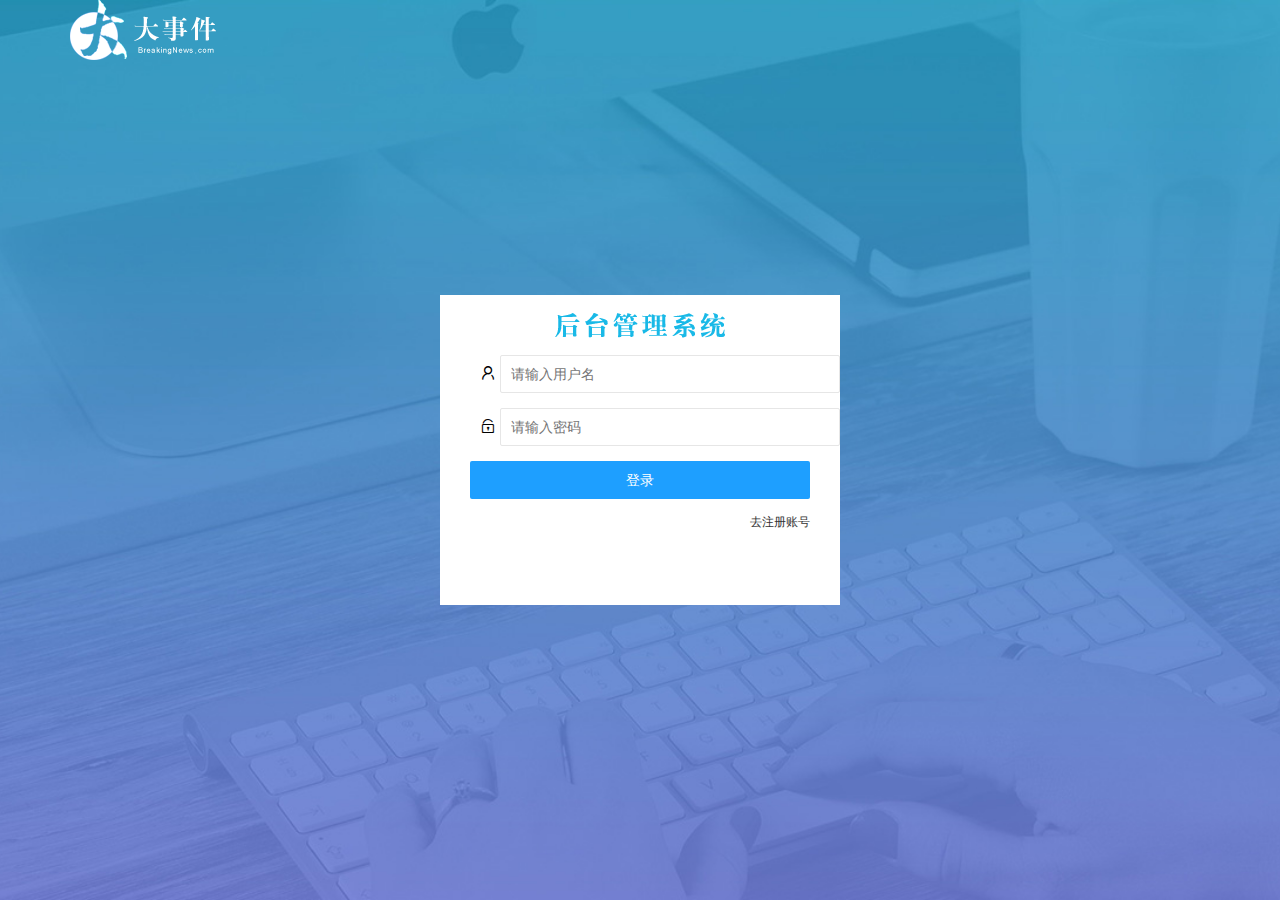
<file: login.html>
<!DOCTYPE html>
<html lang="en">
<head>
    <meta charset="UTF-8">
    <meta http-equiv="X-UA-Compatible" content="IE=edge">
    <meta name="viewport" content="width=device-width, initial-scale=1.0">
    <title>大事件-登陆页面</title>
    <link rel="stylesheet" href="./assets/css/login.css">
    <link rel="stylesheet" href="./assets/lib/layui/css/layui.css">
</head>
<body>
    <div class="layui-main">
        <img src="./assets/images/logo.png" alt="">
    </div>
    <div class="loginAndRegBox">
        <div class="title-box"></div>
        <!-- 登录的表单 -->
        <div class="login-box">
            <form class="layui-form"  id="form_login">
                <!-- 用户名输入框 -->
                <div class="layui-form-item">
                    <i class="layui-icon layui-icon-username"></i>  
                    <input type="text" name="username" required  lay-verify="required" placeholder="请输入用户名" autocomplete="off"  class="layui-input">
                </div>
                <!-- 密码输入框 -->
                <div class="layui-form-item">
                    <i class="layui-icon layui-icon-password"></i>  
                    <input type="password" name="password" required  lay-verify="required|pwd" placeholder="请输入密码" autocomplete="off"  class="layui-input">
                </div>
                <div class="layui-form-item">
                    <button class="layui-btn layui-btn-fluid layui-btn-normal" lay-submit lay-filter="formDemo">登录</button>
                </div>
                <!-- 登录页面 div-->
                <div class="layui-form-item links">
                    <a href="javascript:;" id="link_reg">去注册账号</a>
                </div>
            </form>
        </div>
        <!-- 注册页面 div-->
        <div class="reg-box">
            <form class="layui-form" id="form_reg">
                <!-- 用户名输入框 -->
                <div class="layui-form-item">
                    <i class="layui-icon layui-icon-username"></i>  
                    <input type="text" name="username" required  lay-verify="required" placeholder="请输入用户名" autocomplete="off" class="layui-input">
                </div>
                <!-- 密码输入框 -->
                <div class="layui-form-item">
                    <i class="layui-icon layui-icon-password"></i>  
                    <input type="password" name="password" required  lay-verify="required|pwd" placeholder="请输入密码" autocomplete="off" class="layui-input">
                </div>
                <!-- 再次确认密码 -->
                <div class="layui-form-item">
                    <i class="layui-icon layui-icon-password"></i>  
                    <input type="password" name="repassword" required  lay-verify="required|pwd|repwd" placeholder="再次确认密码" autocomplete="off" class="layui-input">
                </div>
                <div class="layui-form-item">
                    <button class="layui-btn layui-btn-fluid layui-btn-normal" lay-submit lay-filter="formDemo">注册</button>
                </div>
                <!-- 登录页面 div-->
                <div class="layui-form-item links">
                    <a href="javascript:;" id="link_login">去登录</a>
                </div>
            </form>
            
        </div>
    </div>
    <script src="./assets/lib/layui/layui.all.js"></script>
    <script src="./assets/lib/jquery.js"></script>
    <script src="./assets/js/baseAPI.js"></script>
    <script src="./assets/js/login.js"></script>
</body>
</html>
</file>
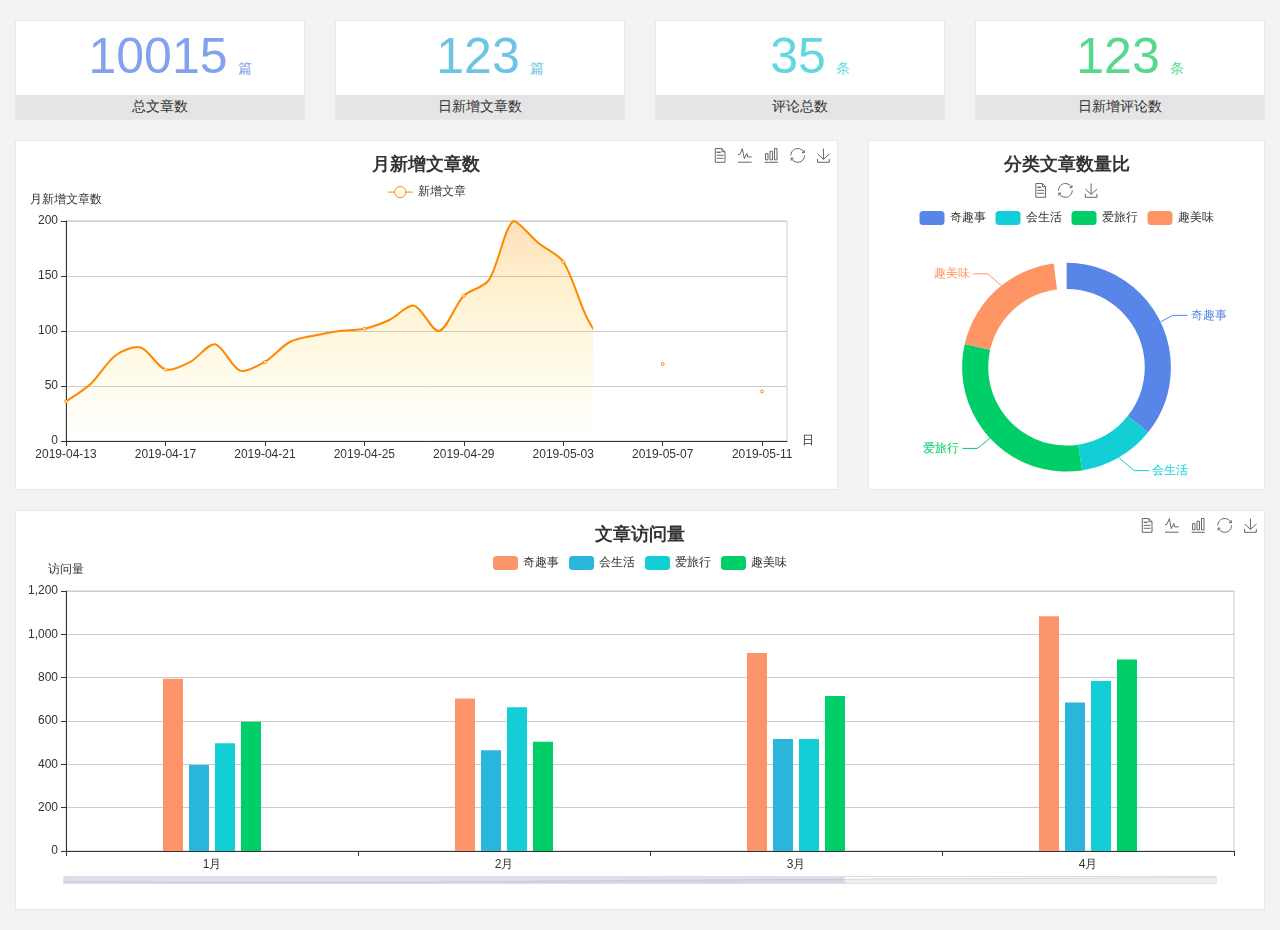
<file: home/dashboard.html>
<!DOCTYPE html>
<html lang="en">

<head>
  <meta charset="UTF-8">
  <meta name="viewport" content="width=device-width, initial-scale=1.0">
  <meta http-equiv="X-UA-Compatible" content="ie=edge">
  <title>图表统计</title>
  <link rel="stylesheet" href="../../assets/lib/bootstrap.css" />
  <link rel="stylesheet" href="../../assets/lib/main.css" />
  <script src="../../assets/lib/jquery.js"></script>
  <script type="text/javascript" src="../../assets/lib/echarts.min.js"></script>
</head>

<body>
  <div class="container-fluid">
    <div class="row spannel_list">
      <div class="col-sm-3 col-xs-6">
        <div class="spannel">
          <em>10015</em><span>篇</span>
          <b>总文章数</b>
        </div>
      </div>
      <div class="col-sm-3 col-xs-6">
        <div class="spannel scolor01">
          <em>123</em><span>篇</span>
          <b>日新增文章数</b>
        </div>
      </div>
      <div class="col-sm-3 col-xs-6">
        <div class="spannel scolor02">
          <em>35</em><span>条</span>
          <b>评论总数</b>
        </div>
      </div>
      <div class="col-sm-3 col-xs-6">
        <div class="spannel scolor03">
          <em>123</em><span>条</span>
          <b>日新增评论数</b>
        </div>
      </div>
    </div>
  </div>

  <div class="container-fluid">
    <div class="row curve-pie">
      <div class="col-lg-8 col-md-8">
        <div class="gragh_pannel" id="curve_show"></div>
      </div>
      <div class="col-lg-4 col-md-4">
        <div class="gragh_pannel" id="pie_show"></div>
      </div>
    </div>
  </div>

  <div class="container-fluid">
    <div class="column_pannel" id="column_show"></div>
  </div>

  <script>
    var oChart = echarts.init(document.getElementById('curve_show'));
    var aList_all = [
      { 'count': 36, 'date': '2019-04-13' },
      { 'count': 52, 'date': '2019-04-14' },
      { 'count': 78, 'date': '2019-04-15' },
      { 'count': 85, 'date': '2019-04-16' },
      { 'count': 65, 'date': '2019-04-17' },
      { 'count': 72, 'date': '2019-04-18' },
      { 'count': 88, 'date': '2019-04-19' },
      { 'count': 64, 'date': '2019-04-20' },
      { 'count': 72, 'date': '2019-04-21' },
      { 'count': 90, 'date': '2019-04-22' },
      { 'count': 96, 'date': '2019-04-23' },
      { 'count': 100, 'date': '2019-04-24' },
      { 'count': 102, 'date': '2019-04-25' },
      { 'count': 110, 'date': '2019-04-26' },
      { 'count': 123, 'date': '2019-04-27' },
      { 'count': 100, 'date': '2019-04-28' },
      { 'count': 132, 'date': '2019-04-29' },
      { 'count': 146, 'date': '2019-04-30' },
      { 'count': 200, 'date': '2019-05-01' },
      { 'count': 180, 'date': '2019-05-02' },
      { 'count': 163, 'date': '2019-05-03' },
      { 'count': 110, 'date': '2019-05-04' },
      { 'count': 80, 'date': '2019-05-05' },
      { 'count': 82, 'date': '2019-05-06' },
      { 'count': 70, 'date': '2019-05-07' },
      { 'count': 65, 'date': '2019-05-08' },
      { 'count': 54, 'date': '2019-05-09' },
      { 'count': 40, 'date': '2019-05-10' },
      { 'count': 45, 'date': '2019-05-11' },
      { 'count': 38, 'date': '2019-05-12' },
    ];

    let aCount = [];
    let aDate = [];

    for (var i = 0; i < aList_all.length; i++) {
      aCount.push(aList_all[i].count);
      aDate.push(aList_all[i].date);
    }

    var chartopt = {
      title: {
        text: '月新增文章数',
        left: 'center',
        top: '10'
      },
      tooltip: {
        trigger: 'axis'
      },
      legend: {
        data: ['新增文章'],
        top: '40'
      },
      toolbox: {
        show: true,
        feature: {
          mark: { show: true },
          dataView: { show: true, readOnly: false },
          magicType: { show: true, type: ['line', 'bar'] },
          restore: { show: true },
          saveAsImage: { show: true }
        }
      },
      calculable: true,
      xAxis: [
        {
          name: '日',
          type: 'category',
          boundaryGap: false,
          data: aDate
        }
      ],
      yAxis: [
        {
          name: '月新增文章数',
          type: 'value'
        }
      ],
      series: [
        {
          name: '新增文章',
          type: 'line',
          smooth: true,
          itemStyle: { normal: { areaStyle: { type: 'default' }, color: '#f80' }, lineStyle: { color: '#f80' } },
          data: aCount
        }],
      areaStyle: {
        normal: {
          color: new echarts.graphic.LinearGradient(0, 0, 0, 1, [{
            offset: 0,
            color: 'rgba(255,136,0,0.39)'
          }, {
            offset: .34,
            color: 'rgba(255,180,0,0.25)'
          }, {
            offset: 1,
            color: 'rgba(255,222,0,0.00)'
          }])

        }
      },
      grid: {
        show: true,
        x: 50,
        x2: 50,
        y: 80,
        height: 220
      }
    };

    oChart.setOption(chartopt);


    var oPie = echarts.init(document.getElementById('pie_show'));
    var oPieopt =
    {
      title: {
        top: 10,
        text: '分类文章数量比',
        x: 'center'
      },
      tooltip: {
        trigger: 'item',
        formatter: "{a} <br/>{b} : {c} ({d}%)"
      },
      color: ['#5885e8', '#13cfd5', '#00ce68', '#ff9565'],
      legend: {
        x: 'center',
        top: 65,
        data: ['奇趣事', '会生活', '爱旅行', '趣美味']
      },
      toolbox: {
        show: true,
        x: 'center',
        top: 35,
        feature: {
          mark: { show: true },
          dataView: { show: true, readOnly: false },
          magicType: {
            show: true,
            type: ['pie', 'funnel'],
            option: {
              funnel: {
                x: '25%',
                width: '50%',
                funnelAlign: 'left',
                max: 1548
              }
            }
          },
          restore: { show: true },
          saveAsImage: { show: true }
        }
      },
      calculable: true,
      series: [
        {
          name: '访问来源',
          type: 'pie',
          radius: ['45%', '60%'],
          center: ['50%', '65%'],
          data: [
            { value: 300, name: '奇趣事' },
            { value: 100, name: '会生活' },
            { value: 260, name: '爱旅行' },
            { value: 180, name: '趣美味' }
          ]
        }
      ]
    };
    oPie.setOption(oPieopt);



    var oColumn = this.echarts.init(document.getElementById('column_show'));
    var oColumnopt =
    {
      title: {
        text: '文章访问量',
        left: 'center',
        top: '10'
      },
      tooltip: {
        trigger: 'axis'
      },
      legend: {
        data: ['奇趣事', '会生活', '爱旅行', '趣美味'],
        top: '40'
      },
      toolbox: {
        show: true,
        feature: {
          mark: { show: true },
          dataView: { show: true, readOnly: false },
          magicType: { show: true, type: ['line', 'bar'] },
          restore: { show: true },
          saveAsImage: { show: true }
        }
      },
      calculable: true,
      xAxis: [
        {
          type: 'category',
          data: ['1月', '2月', '3月', '4月', '5月']
        }
      ],
      yAxis: [
        {
          name: '访问量',
          type: 'value'
        }
      ],
      series: [
        {
          name: '奇趣事',
          type: 'bar',
          barWidth: 20,
          itemStyle: {
            normal: { areaStyle: { type: 'default' }, color: '#fd956a' }
          },
          data: [800, 708, 920, 1090, 1200]
        },
        {
          name: '会生活',
          type: 'bar',
          barWidth: 20,
          itemStyle: {
            normal: { areaStyle: { type: 'default' }, color: '#2bb6db' }
          },
          data: [400, 468, 520, 690, 800]
        },
        {
          name: '爱旅行',
          type: 'bar',
          barWidth: 20,
          itemStyle: {
            normal: { areaStyle: { type: 'default' }, color: '#13cfd5' }
          },
          data: [500, 668, 520, 790, 900]
        },
        {
          name: '趣美味',
          type: 'bar',
          barWidth: 20,
          itemStyle: {
            normal: { areaStyle: { type: 'default' }, color: '#00ce68' }
          },
          data: [600, 508, 720, 890, 1000]
        }
      ],
      grid: {
        show: true,
        x: 50,
        x2: 30,
        y: 80,
        height: 260
      },
      dataZoom: [//给x轴设置滚动条
        {
          start: 0,//默认为0
          end: 100 - 1000 / 31,//默认为100
          type: 'slider',
          show: true,
          xAxisIndex: [0],
          handleSize: 0,//滑动条的 左右2个滑动条的大小
          height: 8,//组件高度
          left: 45, //左边的距离
          right: 50,//右边的距离
          bottom: 26,//右边的距离
          handleColor: '#ddd',//h滑动图标的颜色
          handleStyle: {
            borderColor: "#cacaca",
            borderWidth: "1",
            shadowBlur: 2,
            background: "#ddd",
            shadowColor: "#ddd",
          }
        }]
    };
    oColumn.setOption(oColumnopt);
  </script>
</body>

</html>
</file>
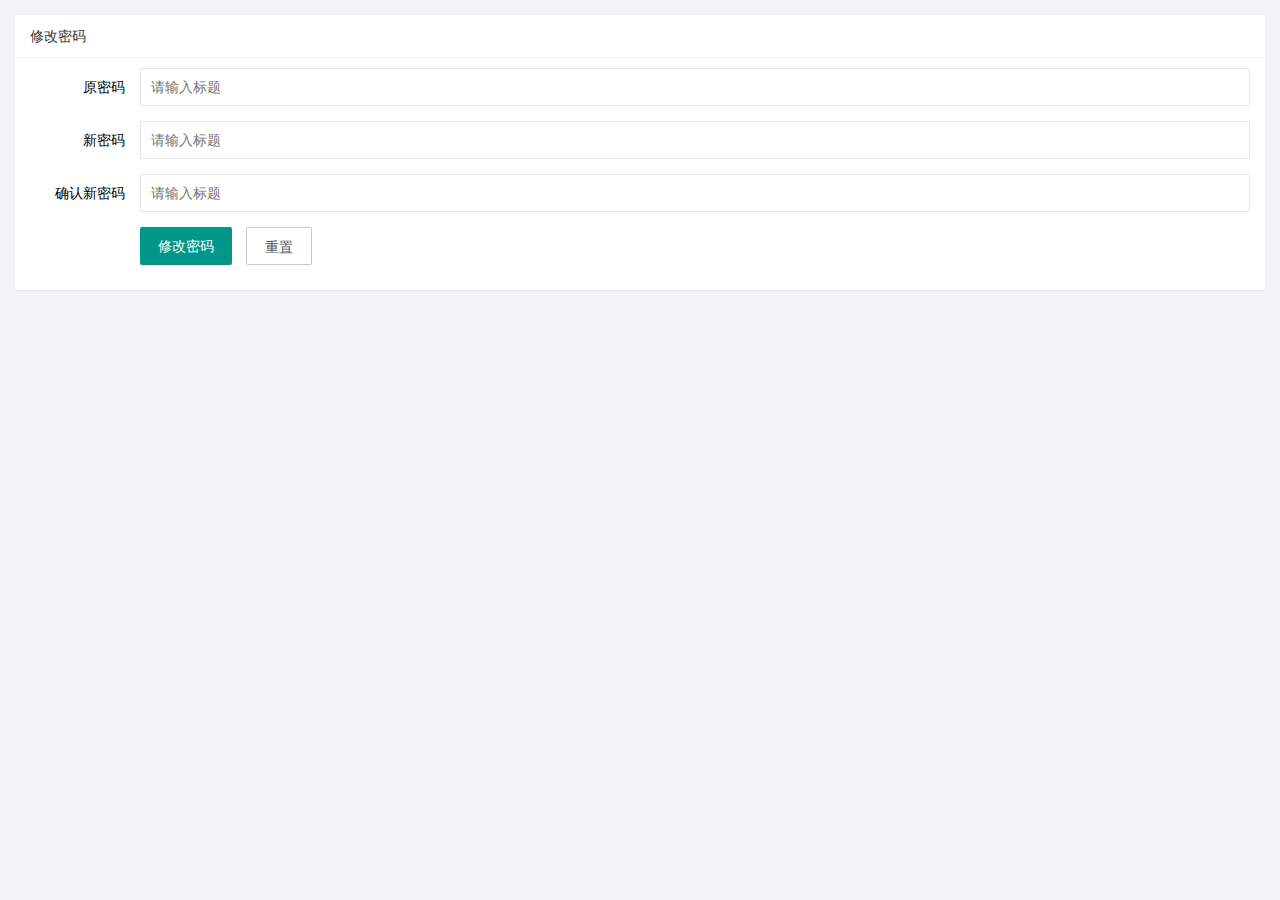
<file: user/user_pwd.html>
<!DOCTYPE html>
<html lang="en">

<head>
    <meta charset="UTF-8">
    <meta http-equiv="X-UA-Compatible" content="IE=edge">
    <meta name="viewport" content="width=device-width, initial-scale=1.0">
    <title>Document</title>
    <link rel="stylesheet" href="../assets/lib/layui/css/layui.css">
    <link rel="stylesheet" href="../assets/css/user/user_pwd.css">
</head>

<body>
    <div class="layui-card">
        <div class="layui-card-header">修改密码</div>
        <div class="layui-card-body">
            <form class="layui-form" action="">
                <div class="layui-form-item">
                    <label class="layui-form-label">原密码</label>
                    <div class="layui-input-block">
                        <input type="password" name="oldpwd" required lay-verify="required" placeholder="请输入标题"
                            autocomplete="off" class="layui-input">
                    </div>
                </div>
                <div class="layui-form-item">
                    <label class="layui-form-label">新密码</label>
                    <div class="layui-input-block">
                        <input type="password" name="newpwd" required lay-verify="required|samepwd" placeholder="请输入标题"
                            autocomplete="off" class="layui-input">
                    </div>
                </div>
                <div class="layui-form-item">
                    <label class="layui-form-label">确认新密码</label>
                    <div class="layui-input-block">
                        <input type="password" name="repwd" required lay-verify="required|repwd" placeholder="请输入标题"
                            autocomplete="off" class="layui-input">
                    </div>
                </div>
                <div class="layui-form-item">
                    <div class="layui-input-block">
                        <button class="layui-btn" lay-submit lay-filter="formDemo">修改密码</button>
                        <button type="reset" class="layui-btn layui-btn-primary" id="btnReset">重置</button>
                    </div>
                </div>
            </form>
        </div>
    </div>
    <script src="../assets/lib/layui/layui.all.js"></script>
    <script src="../assets/lib/jquery.js"></script>
    <script src="../assets/js/user/user_pwd.js"></script>
</body>

</html>
</file>
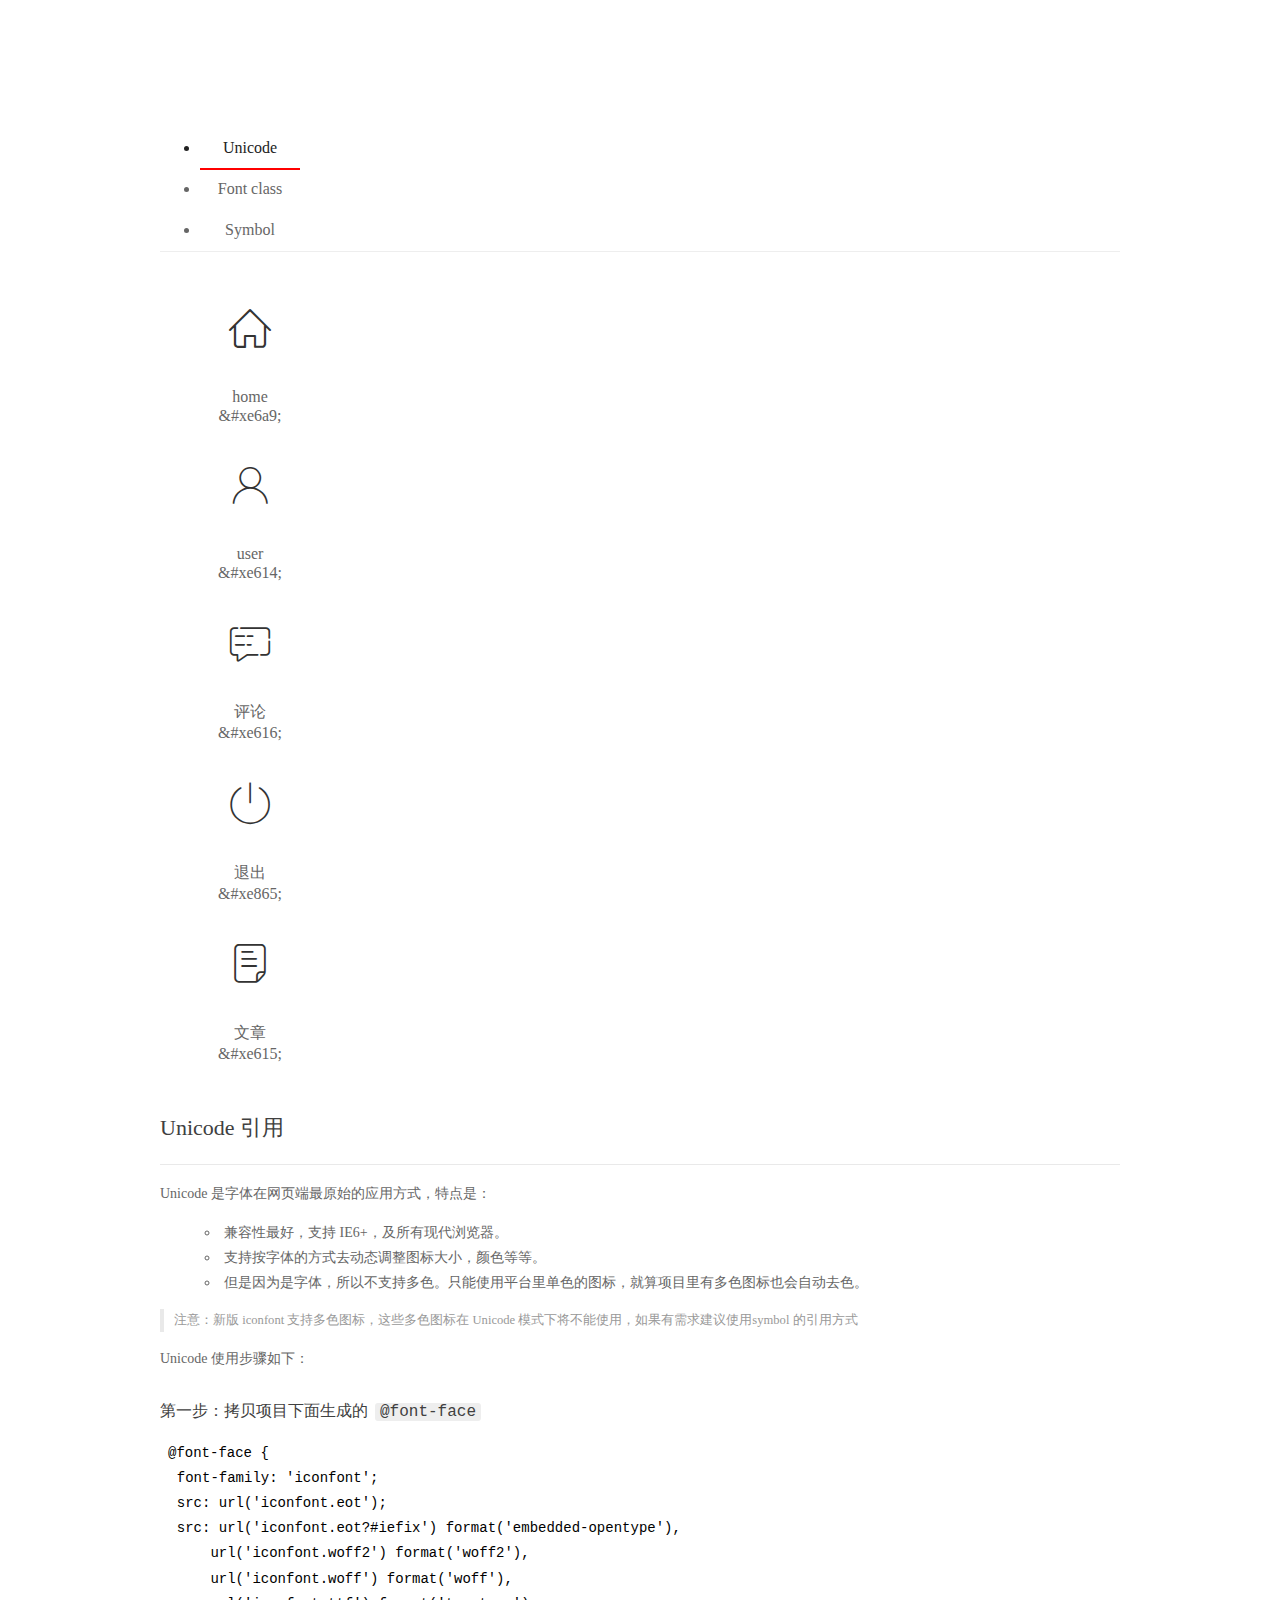
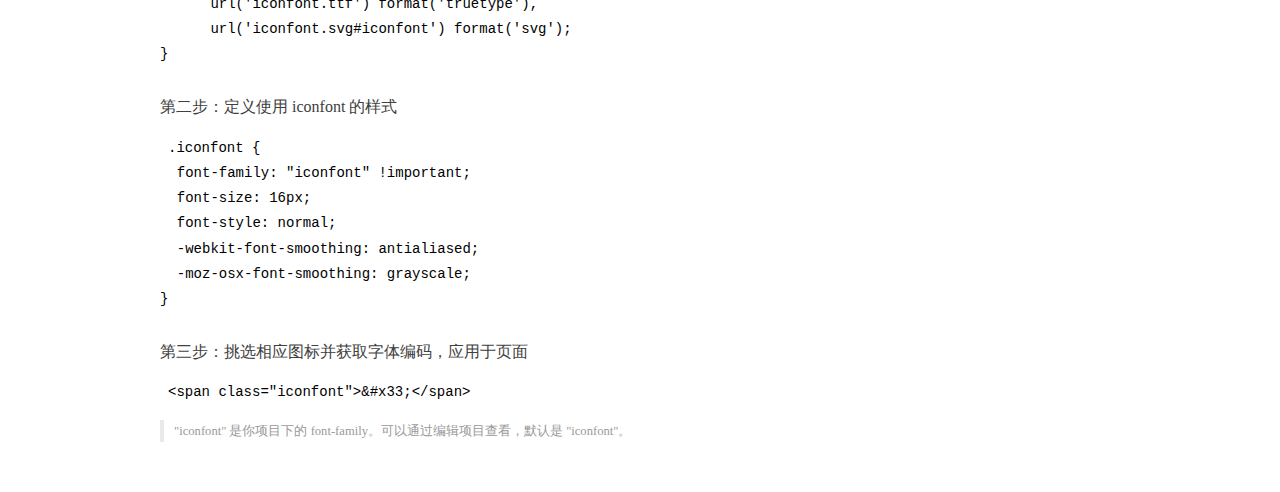
<file: assets/fonts/demo_index.html>
<!DOCTYPE html>
<html>
<head>
  <meta charset="utf-8"/>
  <title>IconFont Demo</title>
  <link rel="shortcut icon" href="https://gtms04.alicdn.com/tps/i4/TB1_oz6GVXXXXaFXpXXJDFnIXXX-64-64.ico" type="image/x-icon"/>
  <link rel="stylesheet" href="https://g.alicdn.com/thx/cube/1.3.2/cube.min.css">
  <link rel="stylesheet" href="demo.css">
  <link rel="stylesheet" href="iconfont.css">
  <script src="iconfont.js"></script>
  <!-- jQuery -->
  <script src="https://a1.alicdn.com/oss/uploads/2018/12/26/7bfddb60-08e8-11e9-9b04-53e73bb6408b.js"></script>
  <!-- 代码高亮 -->
  <script src="https://a1.alicdn.com/oss/uploads/2018/12/26/a3f714d0-08e6-11e9-8a15-ebf944d7534c.js"></script>
</head>
<body>
  <div class="main">
    <h1 class="logo"><a href="https://www.iconfont.cn/" title="iconfont 首页" target="_blank">&#xe86b;</a></h1>
    <div class="nav-tabs">
      <ul id="tabs" class="dib-box">
        <li class="dib active"><span>Unicode</span></li>
        <li class="dib"><span>Font class</span></li>
        <li class="dib"><span>Symbol</span></li>
      </ul>
      
    </div>
    <div class="tab-container">
      <div class="content unicode" style="display: block;">
          <ul class="icon_lists dib-box">
          
            <li class="dib">
              <span class="icon iconfont">&#xe6a9;</span>
                <div class="name">home</div>
                <div class="code-name">&amp;#xe6a9;</div>
              </li>
          
            <li class="dib">
              <span class="icon iconfont">&#xe614;</span>
                <div class="name">user</div>
                <div class="code-name">&amp;#xe614;</div>
              </li>
          
            <li class="dib">
              <span class="icon iconfont">&#xe616;</span>
                <div class="name">评论</div>
                <div class="code-name">&amp;#xe616;</div>
              </li>
          
            <li class="dib">
              <span class="icon iconfont">&#xe865;</span>
                <div class="name">退出</div>
                <div class="code-name">&amp;#xe865;</div>
              </li>
          
            <li class="dib">
              <span class="icon iconfont">&#xe615;</span>
                <div class="name">文章</div>
                <div class="code-name">&amp;#xe615;</div>
              </li>
          
          </ul>
          <div class="article markdown">
          <h2 id="unicode-">Unicode 引用</h2>
          <hr>

          <p>Unicode 是字体在网页端最原始的应用方式，特点是：</p>
          <ul>
            <li>兼容性最好，支持 IE6+，及所有现代浏览器。</li>
            <li>支持按字体的方式去动态调整图标大小，颜色等等。</li>
            <li>但是因为是字体，所以不支持多色。只能使用平台里单色的图标，就算项目里有多色图标也会自动去色。</li>
          </ul>
          <blockquote>
            <p>注意：新版 iconfont 支持多色图标，这些多色图标在 Unicode 模式下将不能使用，如果有需求建议使用symbol 的引用方式</p>
          </blockquote>
          <p>Unicode 使用步骤如下：</p>
          <h3 id="-font-face">第一步：拷贝项目下面生成的 <code>@font-face</code></h3>
<pre><code class="language-css"
>@font-face {
  font-family: 'iconfont';
  src: url('iconfont.eot');
  src: url('iconfont.eot?#iefix') format('embedded-opentype'),
      url('iconfont.woff2') format('woff2'),
      url('iconfont.woff') format('woff'),
      url('iconfont.ttf') format('truetype'),
      url('iconfont.svg#iconfont') format('svg');
}
</code></pre>
          <h3 id="-iconfont-">第二步：定义使用 iconfont 的样式</h3>
<pre><code class="language-css"
>.iconfont {
  font-family: "iconfont" !important;
  font-size: 16px;
  font-style: normal;
  -webkit-font-smoothing: antialiased;
  -moz-osx-font-smoothing: grayscale;
}
</code></pre>
          <h3 id="-">第三步：挑选相应图标并获取字体编码，应用于页面</h3>
<pre>
<code class="language-html"
>&lt;span class="iconfont"&gt;&amp;#x33;&lt;/span&gt;
</code></pre>
          <blockquote>
            <p>"iconfont" 是你项目下的 font-family。可以通过编辑项目查看，默认是 "iconfont"。</p>
          </blockquote>
          </div>
      </div>
      <div class="content font-class">
        <ul class="icon_lists dib-box">
          
          <li class="dib">
            <span class="icon iconfont icon-home"></span>
            <div class="name">
              home
            </div>
            <div class="code-name">.icon-home
            </div>
          </li>
          
          <li class="dib">
            <span class="icon iconfont icon-user"></span>
            <div class="name">
              user
            </div>
            <div class="code-name">.icon-user
            </div>
          </li>
          
          <li class="dib">
            <span class="icon iconfont icon-pinglun"></span>
            <div class="name">
              评论
            </div>
            <div class="code-name">.icon-pinglun
            </div>
          </li>
          
          <li class="dib">
            <span class="icon iconfont icon-tuichu"></span>
            <div class="name">
              退出
            </div>
            <div class="code-name">.icon-tuichu
            </div>
          </li>
          
          <li class="dib">
            <span class="icon iconfont icon-16"></span>
            <div class="name">
              文章
            </div>
            <div class="code-name">.icon-16
            </div>
          </li>
          
        </ul>
        <div class="article markdown">
        <h2 id="font-class-">font-class 引用</h2>
        <hr>

        <p>font-class 是 Unicode 使用方式的一种变种，主要是解决 Unicode 书写不直观，语意不明确的问题。</p>
        <p>与 Unicode 使用方式相比，具有如下特点：</p>
        <ul>
          <li>兼容性良好，支持 IE8+，及所有现代浏览器。</li>
          <li>相比于 Unicode 语意明确，书写更直观。可以很容易分辨这个 icon 是什么。</li>
          <li>因为使用 class 来定义图标，所以当要替换图标时，只需要修改 class 里面的 Unicode 引用。</li>
          <li>不过因为本质上还是使用的字体，所以多色图标还是不支持的。</li>
        </ul>
        <p>使用步骤如下：</p>
        <h3 id="-fontclass-">第一步：引入项目下面生成的 fontclass 代码：</h3>
<pre><code class="language-html">&lt;link rel="stylesheet" href="./iconfont.css"&gt;
</code></pre>
        <h3 id="-">第二步：挑选相应图标并获取类名，应用于页面：</h3>
<pre><code class="language-html">&lt;span class="iconfont icon-xxx"&gt;&lt;/span&gt;
</code></pre>
        <blockquote>
          <p>"
            iconfont" 是你项目下的 font-family。可以通过编辑项目查看，默认是 "iconfont"。</p>
        </blockquote>
      </div>
      </div>
      <div class="content symbol">
          <ul class="icon_lists dib-box">
          
            <li class="dib">
                <svg class="icon svg-icon" aria-hidden="true">
                  <use xlink:href="#icon-home"></use>
                </svg>
                <div class="name">home</div>
                <div class="code-name">#icon-home</div>
            </li>
          
            <li class="dib">
                <svg class="icon svg-icon" aria-hidden="true">
                  <use xlink:href="#icon-user"></use>
                </svg>
                <div class="name">user</div>
                <div class="code-name">#icon-user</div>
            </li>
          
            <li class="dib">
                <svg class="icon svg-icon" aria-hidden="true">
                  <use xlink:href="#icon-pinglun"></use>
                </svg>
                <div class="name">评论</div>
                <div class="code-name">#icon-pinglun</div>
            </li>
          
            <li class="dib">
                <svg class="icon svg-icon" aria-hidden="true">
                  <use xlink:href="#icon-tuichu"></use>
                </svg>
                <div class="name">退出</div>
                <div class="code-name">#icon-tuichu</div>
            </li>
          
            <li class="dib">
                <svg class="icon svg-icon" aria-hidden="true">
                  <use xlink:href="#icon-16"></use>
                </svg>
                <div class="name">文章</div>
                <div class="code-name">#icon-16</div>
            </li>
          
          </ul>
          <div class="article markdown">
          <h2 id="symbol-">Symbol 引用</h2>
          <hr>

          <p>这是一种全新的使用方式，应该说这才是未来的主流，也是平台目前推荐的用法。相关介绍可以参考这篇<a href="">文章</a>
            这种用法其实是做了一个 SVG 的集合，与另外两种相比具有如下特点：</p>
          <ul>
            <li>支持多色图标了，不再受单色限制。</li>
            <li>通过一些技巧，支持像字体那样，通过 <code>font-size</code>, <code>color</code> 来调整样式。</li>
            <li>兼容性较差，支持 IE9+，及现代浏览器。</li>
            <li>浏览器渲染 SVG 的性能一般，还不如 png。</li>
          </ul>
          <p>使用步骤如下：</p>
          <h3 id="-symbol-">第一步：引入项目下面生成的 symbol 代码：</h3>
<pre><code class="language-html">&lt;script src="./iconfont.js"&gt;&lt;/script&gt;
</code></pre>
          <h3 id="-css-">第二步：加入通用 CSS 代码（引入一次就行）：</h3>
<pre><code class="language-html">&lt;style&gt;
.icon {
  width: 1em;
  height: 1em;
  vertical-align: -0.15em;
  fill: currentColor;
  overflow: hidden;
}
&lt;/style&gt;
</code></pre>
          <h3 id="-">第三步：挑选相应图标并获取类名，应用于页面：</h3>
<pre><code class="language-html">&lt;svg class="icon" aria-hidden="true"&gt;
  &lt;use xlink:href="#icon-xxx"&gt;&lt;/use&gt;
&lt;/svg&gt;
</code></pre>
          </div>
      </div>

    </div>
  </div>
  <script>
  $(document).ready(function () {
      $('.tab-container .content:first').show()

      $('#tabs li').click(function (e) {
        var tabContent = $('.tab-container .content')
        var index = $(this).index()

        if ($(this).hasClass('active')) {
          return
        } else {
          $('#tabs li').removeClass('active')
          $(this).addClass('active')

          tabContent.hide().eq(index).fadeIn()
        }
      })
    })
  </script>
</body>
</html>
</file>
<file: assets/css/login.css>
html,body{
    margin: 0;
    padding: 0;
    height: 100%;
    width: 100%;
    background:url('../images/login_bg.jpg') no-repeat center;
    background-size: cover;
}
.loginAndRegBox{
    width: 400px;
    height: 310px;
    background-color: #fff;
    position: absolute;
    left: 50%;
    top: 50%;
    transform: translate(-50%,-50%);
}
.title-box{
    height: 60px;
    background: url('../images/login_title.png') no-repeat center;
}
.reg-box{
    display:none;
}
.layui-form{
    padding: 0 30px;
}

.links{
    display: flex;
    justify-content: flex-end;
    font-size: 12px;
}


.layui-form-item{
    position: relative;
}

.layui-icon{
    position: absolute;
    top: 10px;
    left: 10px;
}
.layui-input{
    margin: 0 30px;
}
</file>
<file: assets/lib/layui/css/layui.css>
/** layui-v2.5.5 MIT License By https://www.layui.com */
 .layui-inline,img{display:inline-block;vertical-align:middle}h1,h2,h3,h4,h5,h6{font-weight:400}.layui-edge,.layui-header,.layui-inline,.layui-main{position:relative}.layui-body,.layui-edge,.layui-elip{overflow:hidden}.layui-btn,.layui-edge,.layui-inline,img{vertical-align:middle}.layui-btn,.layui-disabled,.layui-icon,.layui-unselect{-moz-user-select:none;-webkit-user-select:none;-ms-user-select:none}.layui-elip,.layui-form-checkbox span,.layui-form-pane .layui-form-label{text-overflow:ellipsis;white-space:nowrap}.layui-breadcrumb,.layui-tree-btnGroup{visibility:hidden}blockquote,body,button,dd,div,dl,dt,form,h1,h2,h3,h4,h5,h6,input,li,ol,p,pre,td,textarea,th,ul{margin:0;padding:0;-webkit-tap-highlight-color:rgba(0,0,0,0)}a:active,a:hover{outline:0}img{border:none}li{list-style:none}table{border-collapse:collapse;border-spacing:0}h4,h5,h6{font-size:100%}button,input,optgroup,option,select,textarea{font-family:inherit;font-size:inherit;font-style:inherit;font-weight:inherit;outline:0}pre{white-space:pre-wrap;white-space:-moz-pre-wrap;white-space:-pre-wrap;white-space:-o-pre-wrap;word-wrap:break-word}body{line-height:24px;font:14px Helvetica Neue,Helvetica,PingFang SC,Tahoma,Arial,sans-serif}hr{height:1px;margin:10px 0;border:0;clear:both}a{color:#333;text-decoration:none}a:hover{color:#777}a cite{font-style:normal;*cursor:pointer}.layui-border-box,.layui-border-box *{box-sizing:border-box}.layui-box,.layui-box *{box-sizing:content-box}.layui-clear{clear:both;*zoom:1}.layui-clear:after{content:'\20';clear:both;*zoom:1;display:block;height:0}.layui-inline{*display:inline;*zoom:1}.layui-edge{display:inline-block;width:0;height:0;border-width:6px;border-style:dashed;border-color:transparent}.layui-edge-top{top:-4px;border-bottom-color:#999;border-bottom-style:solid}.layui-edge-right{border-left-color:#999;border-left-style:solid}.layui-edge-bottom{top:2px;border-top-color:#999;border-top-style:solid}.layui-edge-left{border-right-color:#999;border-right-style:solid}.layui-disabled,.layui-disabled:hover{color:#d2d2d2!important;cursor:not-allowed!important}.layui-circle{border-radius:100%}.layui-show{display:block!important}.layui-hide{display:none!important}@font-face{font-family:layui-icon;src:url(../font/iconfont.eot?v=250);src:url(../font/iconfont.eot?v=250#iefix) format('embedded-opentype'),url(../font/iconfont.woff2?v=250) format('woff2'),url(../font/iconfont.woff?v=250) format('woff'),url(../font/iconfont.ttf?v=250) format('truetype'),url(../font/iconfont.svg?v=250#layui-icon) format('svg')}.layui-icon{font-family:layui-icon!important;font-size:16px;font-style:normal;-webkit-font-smoothing:antialiased;-moz-osx-font-smoothing:grayscale}.layui-icon-reply-fill:before{content:"\e611"}.layui-icon-set-fill:before{content:"\e614"}.layui-icon-menu-fill:before{content:"\e60f"}.layui-icon-search:before{content:"\e615"}.layui-icon-share:before{content:"\e641"}.layui-icon-set-sm:before{content:"\e620"}.layui-icon-engine:before{content:"\e628"}.layui-icon-close:before{content:"\1006"}.layui-icon-close-fill:before{content:"\1007"}.layui-icon-chart-screen:before{content:"\e629"}.layui-icon-star:before{content:"\e600"}.layui-icon-circle-dot:before{content:"\e617"}.layui-icon-chat:before{content:"\e606"}.layui-icon-release:before{content:"\e609"}.layui-icon-list:before{content:"\e60a"}.layui-icon-chart:before{content:"\e62c"}.layui-icon-ok-circle:before{content:"\1005"}.layui-icon-layim-theme:before{content:"\e61b"}.layui-icon-table:before{content:"\e62d"}.layui-icon-right:before{content:"\e602"}.layui-icon-left:before{content:"\e603"}.layui-icon-cart-simple:before{content:"\e698"}.layui-icon-face-cry:before{content:"\e69c"}.layui-icon-face-smile:before{content:"\e6af"}.layui-icon-survey:before{content:"\e6b2"}.layui-icon-tree:before{content:"\e62e"}.layui-icon-upload-circle:before{content:"\e62f"}.layui-icon-add-circle:before{content:"\e61f"}.layui-icon-download-circle:before{content:"\e601"}.layui-icon-templeate-1:before{content:"\e630"}.layui-icon-util:before{content:"\e631"}.layui-icon-face-surprised:before{content:"\e664"}.layui-icon-edit:before{content:"\e642"}.layui-icon-speaker:before{content:"\e645"}.layui-icon-down:before{content:"\e61a"}.layui-icon-file:before{content:"\e621"}.layui-icon-layouts:before{content:"\e632"}.layui-icon-rate-half:before{content:"\e6c9"}.layui-icon-add-circle-fine:before{content:"\e608"}.layui-icon-prev-circle:before{content:"\e633"}.layui-icon-read:before{content:"\e705"}.layui-icon-404:before{content:"\e61c"}.layui-icon-carousel:before{content:"\e634"}.layui-icon-help:before{content:"\e607"}.layui-icon-code-circle:before{content:"\e635"}.layui-icon-water:before{content:"\e636"}.layui-icon-username:before{content:"\e66f"}.layui-icon-find-fill:before{content:"\e670"}.layui-icon-about:before{content:"\e60b"}.layui-icon-location:before{content:"\e715"}.layui-icon-up:before{content:"\e619"}.layui-icon-pause:before{content:"\e651"}.layui-icon-date:before{content:"\e637"}.layui-icon-layim-uploadfile:before{content:"\e61d"}.layui-icon-delete:before{content:"\e640"}.layui-icon-play:before{content:"\e652"}.layui-icon-top:before{content:"\e604"}.layui-icon-friends:before{content:"\e612"}.layui-icon-refresh-3:before{content:"\e9aa"}.layui-icon-ok:before{content:"\e605"}.layui-icon-layer:before{content:"\e638"}.layui-icon-face-smile-fine:before{content:"\e60c"}.layui-icon-dollar:before{content:"\e659"}.layui-icon-group:before{content:"\e613"}.layui-icon-layim-download:before{content:"\e61e"}.layui-icon-picture-fine:before{content:"\e60d"}.layui-icon-link:before{content:"\e64c"}.layui-icon-diamond:before{content:"\e735"}.layui-icon-log:before{content:"\e60e"}.layui-icon-rate-solid:before{content:"\e67a"}.layui-icon-fonts-del:before{content:"\e64f"}.layui-icon-unlink:before{content:"\e64d"}.layui-icon-fonts-clear:before{content:"\e639"}.layui-icon-triangle-r:before{content:"\e623"}.layui-icon-circle:before{content:"\e63f"}.layui-icon-radio:before{content:"\e643"}.layui-icon-align-center:before{content:"\e647"}.layui-icon-align-right:before{content:"\e648"}.layui-icon-align-left:before{content:"\e649"}.layui-icon-loading-1:before{content:"\e63e"}.layui-icon-return:before{content:"\e65c"}.layui-icon-fonts-strong:before{content:"\e62b"}.layui-icon-upload:before{content:"\e67c"}.layui-icon-dialogue:before{content:"\e63a"}.layui-icon-video:before{content:"\e6ed"}.layui-icon-headset:before{content:"\e6fc"}.layui-icon-cellphone-fine:before{content:"\e63b"}.layui-icon-add-1:before{content:"\e654"}.layui-icon-face-smile-b:before{content:"\e650"}.layui-icon-fonts-html:before{content:"\e64b"}.layui-icon-form:before{content:"\e63c"}.layui-icon-cart:before{content:"\e657"}.layui-icon-camera-fill:before{content:"\e65d"}.layui-icon-tabs:before{content:"\e62a"}.layui-icon-fonts-code:before{content:"\e64e"}.layui-icon-fire:before{content:"\e756"}.layui-icon-set:before{content:"\e716"}.layui-icon-fonts-u:before{content:"\e646"}.layui-icon-triangle-d:before{content:"\e625"}.layui-icon-tips:before{content:"\e702"}.layui-icon-picture:before{content:"\e64a"}.layui-icon-more-vertical:before{content:"\e671"}.layui-icon-flag:before{content:"\e66c"}.layui-icon-loading:before{content:"\e63d"}.layui-icon-fonts-i:before{content:"\e644"}.layui-icon-refresh-1:before{content:"\e666"}.layui-icon-rmb:before{content:"\e65e"}.layui-icon-home:before{content:"\e68e"}.layui-icon-user:before{content:"\e770"}.layui-icon-notice:before{content:"\e667"}.layui-icon-login-weibo:before{content:"\e675"}.layui-icon-voice:before{content:"\e688"}.layui-icon-upload-drag:before{content:"\e681"}.layui-icon-login-qq:before{content:"\e676"}.layui-icon-snowflake:before{content:"\e6b1"}.layui-icon-file-b:before{content:"\e655"}.layui-icon-template:before{content:"\e663"}.layui-icon-auz:before{content:"\e672"}.layui-icon-console:before{content:"\e665"}.layui-icon-app:before{content:"\e653"}.layui-icon-prev:before{content:"\e65a"}.layui-icon-website:before{content:"\e7ae"}.layui-icon-next:before{content:"\e65b"}.layui-icon-component:before{content:"\e857"}.layui-icon-more:before{content:"\e65f"}.layui-icon-login-wechat:before{content:"\e677"}.layui-icon-shrink-right:before{content:"\e668"}.layui-icon-spread-left:before{content:"\e66b"}.layui-icon-camera:before{content:"\e660"}.layui-icon-note:before{content:"\e66e"}.layui-icon-refresh:before{content:"\e669"}.layui-icon-female:before{content:"\e661"}.layui-icon-male:before{content:"\e662"}.layui-icon-password:before{content:"\e673"}.layui-icon-senior:before{content:"\e674"}.layui-icon-theme:before{content:"\e66a"}.layui-icon-tread:before{content:"\e6c5"}.layui-icon-praise:before{content:"\e6c6"}.layui-icon-star-fill:before{content:"\e658"}.layui-icon-rate:before{content:"\e67b"}.layui-icon-template-1:before{content:"\e656"}.layui-icon-vercode:before{content:"\e679"}.layui-icon-cellphone:before{content:"\e678"}.layui-icon-screen-full:before{content:"\e622"}.layui-icon-screen-restore:before{content:"\e758"}.layui-icon-cols:before{content:"\e610"}.layui-icon-export:before{content:"\e67d"}.layui-icon-print:before{content:"\e66d"}.layui-icon-slider:before{content:"\e714"}.layui-icon-addition:before{content:"\e624"}.layui-icon-subtraction:before{content:"\e67e"}.layui-icon-service:before{content:"\e626"}.layui-icon-transfer:before{content:"\e691"}.layui-main{width:1140px;margin:0 auto}.layui-header{z-index:1000;height:60px}.layui-header a:hover{transition:all .5s;-webkit-transition:all .5s}.layui-side{position:fixed;left:0;top:0;bottom:0;z-index:999;width:200px;overflow-x:hidden}.layui-side-scroll{position:relative;width:220px;height:100%;overflow-x:hidden}.layui-body{position:absolute;left:200px;right:0;top:0;bottom:0;z-index:998;width:auto;overflow-y:auto;box-sizing:border-box}.layui-layout-body{overflow:hidden}.layui-layout-admin .layui-header{background-color:#23262E}.layui-layout-admin .layui-side{top:60px;width:200px;overflow-x:hidden}.layui-layout-admin .layui-body{position:fixed;top:60px;bottom:44px}.layui-layout-admin .layui-main{width:auto;margin:0 15px}.layui-layout-admin .layui-footer{position:fixed;left:200px;right:0;bottom:0;height:44px;line-height:44px;padding:0 15px;background-color:#eee}.layui-layout-admin .layui-logo{position:absolute;left:0;top:0;width:200px;height:100%;line-height:60px;text-align:center;color:#009688;font-size:16px}.layui-layout-admin .layui-header .layui-nav{background:0 0}.layui-layout-left{position:absolute!important;left:200px;top:0}.layui-layout-right{position:absolute!important;right:0;top:0}.layui-container{position:relative;margin:0 auto;padding:0 15px;box-sizing:border-box}.layui-fluid{position:relative;margin:0 auto;padding:0 15px}.layui-row:after,.layui-row:before{content:'';display:block;clear:both}.layui-col-lg1,.layui-col-lg10,.layui-col-lg11,.layui-col-lg12,.layui-col-lg2,.layui-col-lg3,.layui-col-lg4,.layui-col-lg5,.layui-col-lg6,.layui-col-lg7,.layui-col-lg8,.layui-col-lg9,.layui-col-md1,.layui-col-md10,.layui-col-md11,.layui-col-md12,.layui-col-md2,.layui-col-md3,.layui-col-md4,.layui-col-md5,.layui-col-md6,.layui-col-md7,.layui-col-md8,.layui-col-md9,.layui-col-sm1,.layui-col-sm10,.layui-col-sm11,.layui-col-sm12,.layui-col-sm2,.layui-col-sm3,.layui-col-sm4,.layui-col-sm5,.layui-col-sm6,.layui-col-sm7,.layui-col-sm8,.layui-col-sm9,.layui-col-xs1,.layui-col-xs10,.layui-col-xs11,.layui-col-xs12,.layui-col-xs2,.layui-col-xs3,.layui-col-xs4,.layui-col-xs5,.layui-col-xs6,.layui-col-xs7,.layui-col-xs8,.layui-col-xs9{position:relative;display:block;box-sizing:border-box}.layui-col-xs1,.layui-col-xs10,.layui-col-xs11,.layui-col-xs12,.layui-col-xs2,.layui-col-xs3,.layui-col-xs4,.layui-col-xs5,.layui-col-xs6,.layui-col-xs7,.layui-col-xs8,.layui-col-xs9{float:left}.layui-col-xs1{width:8.33333333%}.layui-col-xs2{width:16.66666667%}.layui-col-xs3{width:25%}.layui-col-xs4{width:33.33333333%}.layui-col-xs5{width:41.66666667%}.layui-col-xs6{width:50%}.layui-col-xs7{width:58.33333333%}.layui-col-xs8{width:66.66666667%}.layui-col-xs9{width:75%}.layui-col-xs10{width:83.33333333%}.layui-col-xs11{width:91.66666667%}.layui-col-xs12{width:100%}.layui-col-xs-offset1{margin-left:8.33333333%}.layui-col-xs-offset2{margin-left:16.66666667%}.layui-col-xs-offset3{margin-left:25%}.layui-col-xs-offset4{margin-left:33.33333333%}.layui-col-xs-offset5{margin-left:41.66666667%}.layui-col-xs-offset6{margin-left:50%}.layui-col-xs-offset7{margin-left:58.33333333%}.layui-col-xs-offset8{margin-left:66.66666667%}.layui-col-xs-offset9{margin-left:75%}.layui-col-xs-offset10{margin-left:83.33333333%}.layui-col-xs-offset11{margin-left:91.66666667%}.layui-col-xs-offset12{margin-left:100%}@media screen and (max-width:768px){.layui-hide-xs{display:none!important}.layui-show-xs-block{display:block!important}.layui-show-xs-inline{display:inline!important}.layui-show-xs-inline-block{display:inline-block!important}}@media screen and (min-width:768px){.layui-container{width:750px}.layui-hide-sm{display:none!important}.layui-show-sm-block{display:block!important}.layui-show-sm-inline{display:inline!important}.layui-show-sm-inline-block{display:inline-block!important}.layui-col-sm1,.layui-col-sm10,.layui-col-sm11,.layui-col-sm12,.layui-col-sm2,.layui-col-sm3,.layui-col-sm4,.layui-col-sm5,.layui-col-sm6,.layui-col-sm7,.layui-col-sm8,.layui-col-sm9{float:left}.layui-col-sm1{width:8.33333333%}.layui-col-sm2{width:16.66666667%}.layui-col-sm3{width:25%}.layui-col-sm4{width:33.33333333%}.layui-col-sm5{width:41.66666667%}.layui-col-sm6{width:50%}.layui-col-sm7{width:58.33333333%}.layui-col-sm8{width:66.66666667%}.layui-col-sm9{width:75%}.layui-col-sm10{width:83.33333333%}.layui-col-sm11{width:91.66666667%}.layui-col-sm12{width:100%}.layui-col-sm-offset1{margin-left:8.33333333%}.layui-col-sm-offset2{margin-left:16.66666667%}.layui-col-sm-offset3{margin-left:25%}.layui-col-sm-offset4{margin-left:33.33333333%}.layui-col-sm-offset5{margin-left:41.66666667%}.layui-col-sm-offset6{margin-left:50%}.layui-col-sm-offset7{margin-left:58.33333333%}.layui-col-sm-offset8{margin-left:66.66666667%}.layui-col-sm-offset9{margin-left:75%}.layui-col-sm-offset10{margin-left:83.33333333%}.layui-col-sm-offset11{margin-left:91.66666667%}.layui-col-sm-offset12{margin-left:100%}}@media screen and (min-width:992px){.layui-container{width:970px}.layui-hide-md{display:none!important}.layui-show-md-block{display:block!important}.layui-show-md-inline{display:inline!important}.layui-show-md-inline-block{display:inline-block!important}.layui-col-md1,.layui-col-md10,.layui-col-md11,.layui-col-md12,.layui-col-md2,.layui-col-md3,.layui-col-md4,.layui-col-md5,.layui-col-md6,.layui-col-md7,.layui-col-md8,.layui-col-md9{float:left}.layui-col-md1{width:8.33333333%}.layui-col-md2{width:16.66666667%}.layui-col-md3{width:25%}.layui-col-md4{width:33.33333333%}.layui-col-md5{width:41.66666667%}.layui-col-md6{width:50%}.layui-col-md7{width:58.33333333%}.layui-col-md8{width:66.66666667%}.layui-col-md9{width:75%}.layui-col-md10{width:83.33333333%}.layui-col-md11{width:91.66666667%}.layui-col-md12{width:100%}.layui-col-md-offset1{margin-left:8.33333333%}.layui-col-md-offset2{margin-left:16.66666667%}.layui-col-md-offset3{margin-left:25%}.layui-col-md-offset4{margin-left:33.33333333%}.layui-col-md-offset5{margin-left:41.66666667%}.layui-col-md-offset6{margin-left:50%}.layui-col-md-offset7{margin-left:58.33333333%}.layui-col-md-offset8{margin-left:66.66666667%}.layui-col-md-offset9{margin-left:75%}.layui-col-md-offset10{margin-left:83.33333333%}.layui-col-md-offset11{margin-left:91.66666667%}.layui-col-md-offset12{margin-left:100%}}@media screen and (min-width:1200px){.layui-container{width:1170px}.layui-hide-lg{display:none!important}.layui-show-lg-block{display:block!important}.layui-show-lg-inline{display:inline!important}.layui-show-lg-inline-block{display:inline-block!important}.layui-col-lg1,.layui-col-lg10,.layui-col-lg11,.layui-col-lg12,.layui-col-lg2,.layui-col-lg3,.layui-col-lg4,.layui-col-lg5,.layui-col-lg6,.layui-col-lg7,.layui-col-lg8,.layui-col-lg9{float:left}.layui-col-lg1{width:8.33333333%}.layui-col-lg2{width:16.66666667%}.layui-col-lg3{width:25%}.layui-col-lg4{width:33.33333333%}.layui-col-lg5{width:41.66666667%}.layui-col-lg6{width:50%}.layui-col-lg7{width:58.33333333%}.layui-col-lg8{width:66.66666667%}.layui-col-lg9{width:75%}.layui-col-lg10{width:83.33333333%}.layui-col-lg11{width:91.66666667%}.layui-col-lg12{width:100%}.layui-col-lg-offset1{margin-left:8.33333333%}.layui-col-lg-offset2{margin-left:16.66666667%}.layui-col-lg-offset3{margin-left:25%}.layui-col-lg-offset4{margin-left:33.33333333%}.layui-col-lg-offset5{margin-left:41.66666667%}.layui-col-lg-offset6{margin-left:50%}.layui-col-lg-offset7{margin-left:58.33333333%}.layui-col-lg-offset8{margin-left:66.66666667%}.layui-col-lg-offset9{margin-left:75%}.layui-col-lg-offset10{margin-left:83.33333333%}.layui-col-lg-offset11{margin-left:91.66666667%}.layui-col-lg-offset12{margin-left:100%}}.layui-col-space1{margin:-.5px}.layui-col-space1>*{padding:.5px}.layui-col-space3{margin:-1.5px}.layui-col-space3>*{padding:1.5px}.layui-col-space5{margin:-2.5px}.layui-col-space5>*{padding:2.5px}.layui-col-space8{margin:-3.5px}.layui-col-space8>*{padding:3.5px}.layui-col-space10{margin:-5px}.layui-col-space10>*{padding:5px}.layui-col-space12{margin:-6px}.layui-col-space12>*{padding:6px}.layui-col-space15{margin:-7.5px}.layui-col-space15>*{padding:7.5px}.layui-col-space18{margin:-9px}.layui-col-space18>*{padding:9px}.layui-col-space20{margin:-10px}.layui-col-space20>*{padding:10px}.layui-col-space22{margin:-11px}.layui-col-space22>*{padding:11px}.layui-col-space25{margin:-12.5px}.layui-col-space25>*{padding:12.5px}.layui-col-space30{margin:-15px}.layui-col-space30>*{padding:15px}.layui-btn,.layui-input,.layui-select,.layui-textarea,.layui-upload-button{outline:0;-webkit-appearance:none;transition:all .3s;-webkit-transition:all .3s;box-sizing:border-box}.layui-elem-quote{margin-bottom:10px;padding:15px;line-height:22px;border-left:5px solid #009688;border-radius:0 2px 2px 0;background-color:#f2f2f2}.layui-quote-nm{border-style:solid;border-width:1px 1px 1px 5px;background:0 0}.layui-elem-field{margin-bottom:10px;padding:0;border-width:1px;border-style:solid}.layui-elem-field legend{margin-left:20px;padding:0 10px;font-size:20px;font-weight:300}.layui-field-title{margin:10px 0 20px;border-width:1px 0 0}.layui-field-box{padding:10px 15px}.layui-field-title .layui-field-box{padding:10px 0}.layui-progress{position:relative;height:6px;border-radius:20px;background-color:#e2e2e2}.layui-progress-bar{position:absolute;left:0;top:0;width:0;max-width:100%;height:6px;border-radius:20px;text-align:right;background-color:#5FB878;transition:all .3s;-webkit-transition:all .3s}.layui-progress-big,.layui-progress-big .layui-progress-bar{height:18px;line-height:18px}.layui-progress-text{position:relative;top:-20px;line-height:18px;font-size:12px;color:#666}.layui-progress-big .layui-progress-text{position:static;padding:0 10px;color:#fff}.layui-collapse{border-width:1px;border-style:solid;border-radius:2px}.layui-colla-content,.layui-colla-item{border-top-width:1px;border-top-style:solid}.layui-colla-item:first-child{border-top:none}.layui-colla-title{position:relative;height:42px;line-height:42px;padding:0 15px 0 35px;color:#333;background-color:#f2f2f2;cursor:pointer;font-size:14px;overflow:hidden}.layui-colla-content{display:none;padding:10px 15px;line-height:22px;color:#666}.layui-colla-icon{position:absolute;left:15px;top:0;font-size:14px}.layui-card{margin-bottom:15px;border-radius:2px;background-color:#fff;box-shadow:0 1px 2px 0 rgba(0,0,0,.05)}.layui-card:last-child{margin-bottom:0}.layui-card-header{position:relative;height:42px;line-height:42px;padding:0 15px;border-bottom:1px solid #f6f6f6;color:#333;border-radius:2px 2px 0 0;font-size:14px}.layui-bg-black,.layui-bg-blue,.layui-bg-cyan,.layui-bg-green,.layui-bg-orange,.layui-bg-red{color:#fff!important}.layui-card-body{position:relative;padding:10px 15px;line-height:24px}.layui-card-body[pad15]{padding:15px}.layui-card-body[pad20]{padding:20px}.layui-card-body .layui-table{margin:5px 0}.layui-card .layui-tab{margin:0}.layui-panel-window{position:relative;padding:15px;border-radius:0;border-top:5px solid #E6E6E6;background-color:#fff}.layui-auxiliar-moving{position:fixed;left:0;right:0;top:0;bottom:0;width:100%;height:100%;background:0 0;z-index:9999999999}.layui-form-label,.layui-form-mid,.layui-form-select,.layui-input-block,.layui-input-inline,.layui-textarea{position:relative}.layui-bg-red{background-color:#FF5722!important}.layui-bg-orange{background-color:#FFB800!important}.layui-bg-green{background-color:#009688!important}.layui-bg-cyan{background-color:#2F4056!important}.layui-bg-blue{background-color:#1E9FFF!important}.layui-bg-black{background-color:#393D49!important}.layui-bg-gray{background-color:#eee!important;color:#666!important}.layui-badge-rim,.layui-colla-content,.layui-colla-item,.layui-collapse,.layui-elem-field,.layui-form-pane .layui-form-item[pane],.layui-form-pane .layui-form-label,.layui-input,.layui-layedit,.layui-layedit-tool,.layui-quote-nm,.layui-select,.layui-tab-bar,.layui-tab-card,.layui-tab-title,.layui-tab-title .layui-this:after,.layui-textarea{border-color:#e6e6e6}.layui-timeline-item:before,hr{background-color:#e6e6e6}.layui-text{line-height:22px;font-size:14px;color:#666}.layui-text h1,.layui-text h2,.layui-text h3{font-weight:500;color:#333}.layui-text h1{font-size:30px}.layui-text h2{font-size:24px}.layui-text h3{font-size:18px}.layui-text a:not(.layui-btn){color:#01AAED}.layui-text a:not(.layui-btn):hover{text-decoration:underline}.layui-text ul{padding:5px 0 5px 15px}.layui-text ul li{margin-top:5px;list-style-type:disc}.layui-text em,.layui-word-aux{color:#999!important;padding:0 5px!important}.layui-btn{display:inline-block;height:38px;line-height:38px;padding:0 18px;background-color:#009688;color:#fff;white-space:nowrap;text-align:center;font-size:14px;border:none;border-radius:2px;cursor:pointer}.layui-btn:hover{opacity:.8;filter:alpha(opacity=80);color:#fff}.layui-btn:active{opacity:1;filter:alpha(opacity=100)}.layui-btn+.layui-btn{margin-left:10px}.layui-btn-container{font-size:0}.layui-btn-container .layui-btn{margin-right:10px;margin-bottom:10px}.layui-btn-container .layui-btn+.layui-btn{margin-left:0}.layui-table .layui-btn-container .layui-btn{margin-bottom:9px}.layui-btn-radius{border-radius:100px}.layui-btn .layui-icon{margin-right:3px;font-size:18px;vertical-align:bottom;vertical-align:middle\9}.layui-btn-primary{border:1px solid #C9C9C9;background-color:#fff;color:#555}.layui-btn-primary:hover{border-color:#009688;color:#333}.layui-btn-normal{background-color:#1E9FFF}.layui-btn-warm{background-color:#FFB800}.layui-btn-danger{background-color:#FF5722}.layui-btn-checked{background-color:#5FB878}.layui-btn-disabled,.layui-btn-disabled:active,.layui-btn-disabled:hover{border:1px solid #e6e6e6;background-color:#FBFBFB;color:#C9C9C9;cursor:not-allowed;opacity:1}.layui-btn-lg{height:44px;line-height:44px;padding:0 25px;font-size:16px}.layui-btn-sm{height:30px;line-height:30px;padding:0 10px;font-size:12px}.layui-btn-sm i{font-size:16px!important}.layui-btn-xs{height:22px;line-height:22px;padding:0 5px;font-size:12px}.layui-btn-xs i{font-size:14px!important}.layui-btn-group{display:inline-block;vertical-align:middle;font-size:0}.layui-btn-group .layui-btn{margin-left:0!important;margin-right:0!important;border-left:1px solid rgba(255,255,255,.5);border-radius:0}.layui-btn-group .layui-btn-primary{border-left:none}.layui-btn-group .layui-btn-primary:hover{border-color:#C9C9C9;color:#009688}.layui-btn-group .layui-btn:first-child{border-left:none;border-radius:2px 0 0 2px}.layui-btn-group .layui-btn-primary:first-child{border-left:1px solid #c9c9c9}.layui-btn-group .layui-btn:last-child{border-radius:0 2px 2px 0}.layui-btn-group .layui-btn+.layui-btn{margin-left:0}.layui-btn-group+.layui-btn-group{margin-left:10px}.layui-btn-fluid{width:100%}.layui-input,.layui-select,.layui-textarea{height:38px;line-height:1.3;line-height:38px\9;border-width:1px;border-style:solid;background-color:#fff;border-radius:2px}.layui-input::-webkit-input-placeholder,.layui-select::-webkit-input-placeholder,.layui-textarea::-webkit-input-placeholder{line-height:1.3}.layui-input,.layui-textarea{display:block;width:100%;padding-left:10px}.layui-input:hover,.layui-textarea:hover{border-color:#D2D2D2!important}.layui-input:focus,.layui-textarea:focus{border-color:#C9C9C9!important}.layui-textarea{min-height:100px;height:auto;line-height:20px;padding:6px 10px;resize:vertical}.layui-select{padding:0 10px}.layui-form input[type=checkbox],.layui-form input[type=radio],.layui-form select{display:none}.layui-form [lay-ignore]{display:initial}.layui-form-item{margin-bottom:15px;clear:both;*zoom:1}.layui-form-item:after{content:'\20';clear:both;*zoom:1;display:block;height:0}.layui-form-label{float:left;display:block;padding:9px 15px;width:80px;font-weight:400;line-height:20px;text-align:right}.layui-form-label-col{display:block;float:none;padding:9px 0;line-height:20px;text-align:left}.layui-form-item .layui-inline{margin-bottom:5px;margin-right:10px}.layui-input-block{margin-left:110px;min-height:36px}.layui-input-inline{display:inline-block;vertical-align:middle}.layui-form-item .layui-input-inline{float:left;width:190px;margin-right:10px}.layui-form-text .layui-input-inline{width:auto}.layui-form-mid{float:left;display:block;padding:9px 0!important;line-height:20px;margin-right:10px}.layui-form-danger+.layui-form-select .layui-input,.layui-form-danger:focus{border-color:#FF5722!important}.layui-form-select .layui-input{padding-right:30px;cursor:pointer}.layui-form-select .layui-edge{position:absolute;right:10px;top:50%;margin-top:-3px;cursor:pointer;border-width:6px;border-top-color:#c2c2c2;border-top-style:solid;transition:all .3s;-webkit-transition:all .3s}.layui-form-select dl{display:none;position:absolute;left:0;top:42px;padding:5px 0;z-index:899;min-width:100%;border:1px solid #d2d2d2;max-height:300px;overflow-y:auto;background-color:#fff;border-radius:2px;box-shadow:0 2px 4px rgba(0,0,0,.12);box-sizing:border-box}.layui-form-select dl dd,.layui-form-select dl dt{padding:0 10px;line-height:36px;white-space:nowrap;overflow:hidden;text-overflow:ellipsis}.layui-form-select dl dt{font-size:12px;color:#999}.layui-form-select dl dd{cursor:pointer}.layui-form-select dl dd:hover{background-color:#f2f2f2;-webkit-transition:.5s all;transition:.5s all}.layui-form-select .layui-select-group dd{padding-left:20px}.layui-form-select dl dd.layui-select-tips{padding-left:10px!important;color:#999}.layui-form-select dl dd.layui-this{background-color:#5FB878;color:#fff}.layui-form-checkbox,.layui-form-select dl dd.layui-disabled{background-color:#fff}.layui-form-selected dl{display:block}.layui-form-checkbox,.layui-form-checkbox *,.layui-form-switch{display:inline-block;vertical-align:middle}.layui-form-selected .layui-edge{margin-top:-9px;-webkit-transform:rotate(180deg);transform:rotate(180deg);margin-top:-3px\9}:root .layui-form-selected .layui-edge{margin-top:-9px\0/IE9}.layui-form-selectup dl{top:auto;bottom:42px}.layui-select-none{margin:5px 0;text-align:center;color:#999}.layui-select-disabled .layui-disabled{border-color:#eee!important}.layui-select-disabled .layui-edge{border-top-color:#d2d2d2}.layui-form-checkbox{position:relative;height:30px;line-height:30px;margin-right:10px;padding-right:30px;cursor:pointer;font-size:0;-webkit-transition:.1s linear;transition:.1s linear;box-sizing:border-box}.layui-form-checkbox span{padding:0 10px;height:100%;font-size:14px;border-radius:2px 0 0 2px;background-color:#d2d2d2;color:#fff;overflow:hidden}.layui-form-checkbox:hover span{background-color:#c2c2c2}.layui-form-checkbox i{position:absolute;right:0;top:0;width:30px;height:28px;border:1px solid #d2d2d2;border-left:none;border-radius:0 2px 2px 0;color:#fff;font-size:20px;text-align:center}.layui-form-checkbox:hover i{border-color:#c2c2c2;color:#c2c2c2}.layui-form-checked,.layui-form-checked:hover{border-color:#5FB878}.layui-form-checked span,.layui-form-checked:hover span{background-color:#5FB878}.layui-form-checked i,.layui-form-checked:hover i{color:#5FB878}.layui-form-item .layui-form-checkbox{margin-top:4px}.layui-form-checkbox[lay-skin=primary]{height:auto!important;line-height:normal!important;min-width:18px;min-height:18px;border:none!important;margin-right:0;padding-left:28px;padding-right:0;background:0 0}.layui-form-checkbox[lay-skin=primary] span{padding-left:0;padding-right:15px;line-height:18px;background:0 0;color:#666}.layui-form-checkbox[lay-skin=primary] i{right:auto;left:0;width:16px;height:16px;line-height:16px;border:1px solid #d2d2d2;font-size:12px;border-radius:2px;background-color:#fff;-webkit-transition:.1s linear;transition:.1s linear}.layui-form-checkbox[lay-skin=primary]:hover i{border-color:#5FB878;color:#fff}.layui-form-checked[lay-skin=primary] i{border-color:#5FB878!important;background-color:#5FB878;color:#fff}.layui-checkbox-disbaled[lay-skin=primary] span{background:0 0!important;color:#c2c2c2}.layui-checkbox-disbaled[lay-skin=primary]:hover i{border-color:#d2d2d2}.layui-form-item .layui-form-checkbox[lay-skin=primary]{margin-top:10px}.layui-form-switch{position:relative;height:22px;line-height:22px;min-width:35px;padding:0 5px;margin-top:8px;border:1px solid #d2d2d2;border-radius:20px;cursor:pointer;background-color:#fff;-webkit-transition:.1s linear;transition:.1s linear}.layui-form-switch i{position:absolute;left:5px;top:3px;width:16px;height:16px;border-radius:20px;background-color:#d2d2d2;-webkit-transition:.1s linear;transition:.1s linear}.layui-form-switch em{position:relative;top:0;width:25px;margin-left:21px;padding:0!important;text-align:center!important;color:#999!important;font-style:normal!important;font-size:12px}.layui-form-onswitch{border-color:#5FB878;background-color:#5FB878}.layui-checkbox-disbaled,.layui-checkbox-disbaled i{border-color:#e2e2e2!important}.layui-form-onswitch i{left:100%;margin-left:-21px;background-color:#fff}.layui-form-onswitch em{margin-left:5px;margin-right:21px;color:#fff!important}.layui-checkbox-disbaled span{background-color:#e2e2e2!important}.layui-checkbox-disbaled:hover i{color:#fff!important}[lay-radio]{display:none}.layui-form-radio,.layui-form-radio *{display:inline-block;vertical-align:middle}.layui-form-radio{line-height:28px;margin:6px 10px 0 0;padding-right:10px;cursor:pointer;font-size:0}.layui-form-radio *{font-size:14px}.layui-form-radio>i{margin-right:8px;font-size:22px;color:#c2c2c2}.layui-form-radio>i:hover,.layui-form-radioed>i{color:#5FB878}.layui-radio-disbaled>i{color:#e2e2e2!important}.layui-form-pane .layui-form-label{width:110px;padding:8px 15px;height:38px;line-height:20px;border-width:1px;border-style:solid;border-radius:2px 0 0 2px;text-align:center;background-color:#FBFBFB;overflow:hidden;box-sizing:border-box}.layui-form-pane .layui-input-inline{margin-left:-1px}.layui-form-pane .layui-input-block{margin-left:110px;left:-1px}.layui-form-pane .layui-input{border-radius:0 2px 2px 0}.layui-form-pane .layui-form-text .layui-form-label{float:none;width:100%;border-radius:2px;box-sizing:border-box;text-align:left}.layui-form-pane .layui-form-text .layui-input-inline{display:block;margin:0;top:-1px;clear:both}.layui-form-pane .layui-form-text .layui-input-block{margin:0;left:0;top:-1px}.layui-form-pane .layui-form-text .layui-textarea{min-height:100px;border-radius:0 0 2px 2px}.layui-form-pane .layui-form-checkbox{margin:4px 0 4px 10px}.layui-form-pane .layui-form-radio,.layui-form-pane .layui-form-switch{margin-top:6px;margin-left:10px}.layui-form-pane .layui-form-item[pane]{position:relative;border-width:1px;border-style:solid}.layui-form-pane .layui-form-item[pane] .layui-form-label{position:absolute;left:0;top:0;height:100%;border-width:0 1px 0 0}.layui-form-pane .layui-form-item[pane] .layui-input-inline{margin-left:110px}@media screen and (max-width:450px){.layui-form-item .layui-form-label{text-overflow:ellipsis;overflow:hidden;white-space:nowrap}.layui-form-item .layui-inline{display:block;margin-right:0;margin-bottom:20px;clear:both}.layui-form-item .layui-inline:after{content:'\20';clear:both;display:block;height:0}.layui-form-item .layui-input-inline{display:block;float:none;left:-3px;width:auto;margin:0 0 10px 112px}.layui-form-item .layui-input-inline+.layui-form-mid{margin-left:110px;top:-5px;padding:0}.layui-form-item .layui-form-checkbox{margin-right:5px;margin-bottom:5px}}.layui-layedit{border-width:1px;border-style:solid;border-radius:2px}.layui-layedit-tool{padding:3px 5px;border-bottom-width:1px;border-bottom-style:solid;font-size:0}.layedit-tool-fixed{position:fixed;top:0;border-top:1px solid #e2e2e2}.layui-layedit-tool .layedit-tool-mid,.layui-layedit-tool .layui-icon{display:inline-block;vertical-align:middle;text-align:center;font-size:14px}.layui-layedit-tool .layui-icon{position:relative;width:32px;height:30px;line-height:30px;margin:3px 5px;color:#777;cursor:pointer;border-radius:2px}.layui-layedit-tool .layui-icon:hover{color:#393D49}.layui-layedit-tool .layui-icon:active{color:#000}.layui-layedit-tool .layedit-tool-active{background-color:#e2e2e2;color:#000}.layui-layedit-tool .layui-disabled,.layui-layedit-tool .layui-disabled:hover{color:#d2d2d2;cursor:not-allowed}.layui-layedit-tool .layedit-tool-mid{width:1px;height:18px;margin:0 10px;background-color:#d2d2d2}.layedit-tool-html{width:50px!important;font-size:30px!important}.layedit-tool-b,.layedit-tool-code,.layedit-tool-help{font-size:16px!important}.layedit-tool-d,.layedit-tool-face,.layedit-tool-image,.layedit-tool-unlink{font-size:18px!important}.layedit-tool-image input{position:absolute;font-size:0;left:0;top:0;width:100%;height:100%;opacity:.01;filter:Alpha(opacity=1);cursor:pointer}.layui-layedit-iframe iframe{display:block;width:100%}#LAY_layedit_code{overflow:hidden}.layui-laypage{display:inline-block;*display:inline;*zoom:1;vertical-align:middle;margin:10px 0;font-size:0}.layui-laypage>a:first-child,.layui-laypage>a:first-child em{border-radius:2px 0 0 2px}.layui-laypage>a:last-child,.layui-laypage>a:last-child em{border-radius:0 2px 2px 0}.layui-laypage>:first-child{margin-left:0!important}.layui-laypage>:last-child{margin-right:0!important}.layui-laypage a,.layui-laypage button,.layui-laypage input,.layui-laypage select,.layui-laypage span{border:1px solid #e2e2e2}.layui-laypage a,.layui-laypage span{display:inline-block;*display:inline;*zoom:1;vertical-align:middle;padding:0 15px;height:28px;line-height:28px;margin:0 -1px 5px 0;background-color:#fff;color:#333;font-size:12px}.layui-flow-more a *,.layui-laypage input,.layui-table-view select[lay-ignore]{display:inline-block}.layui-laypage a:hover{color:#009688}.layui-laypage em{font-style:normal}.layui-laypage .layui-laypage-spr{color:#999;font-weight:700}.layui-laypage a{text-decoration:none}.layui-laypage .layui-laypage-curr{position:relative}.layui-laypage .layui-laypage-curr em{position:relative;color:#fff}.layui-laypage .layui-laypage-curr .layui-laypage-em{position:absolute;left:-1px;top:-1px;padding:1px;width:100%;height:100%;background-color:#009688}.layui-laypage-em{border-radius:2px}.layui-laypage-next em,.layui-laypage-prev em{font-family:Sim sun;font-size:16px}.layui-laypage .layui-laypage-count,.layui-laypage .layui-laypage-limits,.layui-laypage .layui-laypage-refresh,.layui-laypage .layui-laypage-skip{margin-left:10px;margin-right:10px;padding:0;border:none}.layui-laypage .layui-laypage-limits,.layui-laypage .layui-laypage-refresh{vertical-align:top}.layui-laypage .layui-laypage-refresh i{font-size:18px;cursor:pointer}.layui-laypage select{height:22px;padding:3px;border-radius:2px;cursor:pointer}.layui-laypage .layui-laypage-skip{height:30px;line-height:30px;color:#999}.layui-laypage button,.layui-laypage input{height:30px;line-height:30px;border-radius:2px;vertical-align:top;background-color:#fff;box-sizing:border-box}.layui-laypage input{width:40px;margin:0 10px;padding:0 3px;text-align:center}.layui-laypage input:focus,.layui-laypage select:focus{border-color:#009688!important}.layui-laypage button{margin-left:10px;padding:0 10px;cursor:pointer}.layui-table,.layui-table-view{margin:10px 0}.layui-flow-more{margin:10px 0;text-align:center;color:#999;font-size:14px}.layui-flow-more a{height:32px;line-height:32px}.layui-flow-more a *{vertical-align:top}.layui-flow-more a cite{padding:0 20px;border-radius:3px;background-color:#eee;color:#333;font-style:normal}.layui-flow-more a cite:hover{opacity:.8}.layui-flow-more a i{font-size:30px;color:#737383}.layui-table{width:100%;background-color:#fff;color:#666}.layui-table tr{transition:all .3s;-webkit-transition:all .3s}.layui-table th{text-align:left;font-weight:400}.layui-table tbody tr:hover,.layui-table thead tr,.layui-table-click,.layui-table-header,.layui-table-hover,.layui-table-mend,.layui-table-patch,.layui-table-tool,.layui-table-total,.layui-table-total tr,.layui-table[lay-even] tr:nth-child(even){background-color:#f2f2f2}.layui-table td,.layui-table th,.layui-table-col-set,.layui-table-fixed-r,.layui-table-grid-down,.layui-table-header,.layui-table-page,.layui-table-tips-main,.layui-table-tool,.layui-table-total,.layui-table-view,.layui-table[lay-skin=line],.layui-table[lay-skin=row]{border-width:1px;border-style:solid;border-color:#e6e6e6}.layui-table td,.layui-table th{position:relative;padding:9px 15px;min-height:20px;line-height:20px;font-size:14px}.layui-table[lay-skin=line] td,.layui-table[lay-skin=line] th{border-width:0 0 1px}.layui-table[lay-skin=row] td,.layui-table[lay-skin=row] th{border-width:0 1px 0 0}.layui-table[lay-skin=nob] td,.layui-table[lay-skin=nob] th{border:none}.layui-table img{max-width:100px}.layui-table[lay-size=lg] td,.layui-table[lay-size=lg] th{padding:15px 30px}.layui-table-view .layui-table[lay-size=lg] .layui-table-cell{height:40px;line-height:40px}.layui-table[lay-size=sm] td,.layui-table[lay-size=sm] th{font-size:12px;padding:5px 10px}.layui-table-view .layui-table[lay-size=sm] .layui-table-cell{height:20px;line-height:20px}.layui-table[lay-data]{display:none}.layui-table-box{position:relative;overflow:hidden}.layui-table-view .layui-table{position:relative;width:auto;margin:0}.layui-table-view .layui-table[lay-skin=line]{border-width:0 1px 0 0}.layui-table-view .layui-table[lay-skin=row]{border-width:0 0 1px}.layui-table-view .layui-table td,.layui-table-view .layui-table th{padding:5px 0;border-top:none;border-left:none}.layui-table-view .layui-table th.layui-unselect .layui-table-cell span{cursor:pointer}.layui-table-view .layui-table td{cursor:default}.layui-table-view .layui-table td[data-edit=text]{cursor:text}.layui-table-view .layui-form-checkbox[lay-skin=primary] i{width:18px;height:18px}.layui-table-view .layui-form-radio{line-height:0;padding:0}.layui-table-view .layui-form-radio>i{margin:0;font-size:20px}.layui-table-init{position:absolute;left:0;top:0;width:100%;height:100%;text-align:center;z-index:110}.layui-table-init .layui-icon{position:absolute;left:50%;top:50%;margin:-15px 0 0 -15px;font-size:30px;color:#c2c2c2}.layui-table-header{border-width:0 0 1px;overflow:hidden}.layui-table-header .layui-table{margin-bottom:-1px}.layui-table-tool .layui-inline[lay-event]{position:relative;width:26px;height:26px;padding:5px;line-height:16px;margin-right:10px;text-align:center;color:#333;border:1px solid #ccc;cursor:pointer;-webkit-transition:.5s all;transition:.5s all}.layui-table-tool .layui-inline[lay-event]:hover{border:1px solid #999}.layui-table-tool-temp{padding-right:120px}.layui-table-tool-self{position:absolute;right:17px;top:10px}.layui-table-tool .layui-table-tool-self .layui-inline[lay-event]{margin:0 0 0 10px}.layui-table-tool-panel{position:absolute;top:29px;left:-1px;padding:5px 0;min-width:150px;min-height:40px;border:1px solid #d2d2d2;text-align:left;overflow-y:auto;background-color:#fff;box-shadow:0 2px 4px rgba(0,0,0,.12)}.layui-table-cell,.layui-table-tool-panel li{overflow:hidden;text-overflow:ellipsis;white-space:nowrap}.layui-table-tool-panel li{padding:0 10px;line-height:30px;-webkit-transition:.5s all;transition:.5s all}.layui-table-tool-panel li .layui-form-checkbox[lay-skin=primary]{width:100%;padding-left:28px}.layui-table-tool-panel li:hover{background-color:#f2f2f2}.layui-table-tool-panel li .layui-form-checkbox[lay-skin=primary] i{position:absolute;left:0;top:0}.layui-table-tool-panel li .layui-form-checkbox[lay-skin=primary] span{padding:0}.layui-table-tool .layui-table-tool-self .layui-table-tool-panel{left:auto;right:-1px}.layui-table-col-set{position:absolute;right:0;top:0;width:20px;height:100%;border-width:0 0 0 1px;background-color:#fff}.layui-table-sort{width:10px;height:20px;margin-left:5px;cursor:pointer!important}.layui-table-sort .layui-edge{position:absolute;left:5px;border-width:5px}.layui-table-sort .layui-table-sort-asc{top:3px;border-top:none;border-bottom-style:solid;border-bottom-color:#b2b2b2}.layui-table-sort .layui-table-sort-asc:hover{border-bottom-color:#666}.layui-table-sort .layui-table-sort-desc{bottom:5px;border-bottom:none;border-top-style:solid;border-top-color:#b2b2b2}.layui-table-sort .layui-table-sort-desc:hover{border-top-color:#666}.layui-table-sort[lay-sort=asc] .layui-table-sort-asc{border-bottom-color:#000}.layui-table-sort[lay-sort=desc] .layui-table-sort-desc{border-top-color:#000}.layui-table-cell{height:28px;line-height:28px;padding:0 15px;position:relative;box-sizing:border-box}.layui-table-cell .layui-form-checkbox[lay-skin=primary]{top:-1px;padding:0}.layui-table-cell .layui-table-link{color:#01AAED}.laytable-cell-checkbox,.laytable-cell-numbers,.laytable-cell-radio,.laytable-cell-space{padding:0;text-align:center}.layui-table-body{position:relative;overflow:auto;margin-right:-1px;margin-bottom:-1px}.layui-table-body .layui-none{line-height:26px;padding:15px;text-align:center;color:#999}.layui-table-fixed{position:absolute;left:0;top:0;z-index:101}.layui-table-fixed .layui-table-body{overflow:hidden}.layui-table-fixed-l{box-shadow:0 -1px 8px rgba(0,0,0,.08)}.layui-table-fixed-r{left:auto;right:-1px;border-width:0 0 0 1px;box-shadow:-1px 0 8px rgba(0,0,0,.08)}.layui-table-fixed-r .layui-table-header{position:relative;overflow:visible}.layui-table-mend{position:absolute;right:-49px;top:0;height:100%;width:50px}.layui-table-tool{position:relative;z-index:890;width:100%;min-height:50px;line-height:30px;padding:10px 15px;border-width:0 0 1px}.layui-table-tool .layui-btn-container{margin-bottom:-10px}.layui-table-page,.layui-table-total{border-width:1px 0 0;margin-bottom:-1px;overflow:hidden}.layui-table-page{position:relative;width:100%;padding:7px 7px 0;height:41px;font-size:12px;white-space:nowrap}.layui-table-page>div{height:26px}.layui-table-page .layui-laypage{margin:0}.layui-table-page .layui-laypage a,.layui-table-page .layui-laypage span{height:26px;line-height:26px;margin-bottom:10px;border:none;background:0 0}.layui-table-page .layui-laypage a,.layui-table-page .layui-laypage span.layui-laypage-curr{padding:0 12px}.layui-table-page .layui-laypage span{margin-left:0;padding:0}.layui-table-page .layui-laypage .layui-laypage-prev{margin-left:-7px!important}.layui-table-page .layui-laypage .layui-laypage-curr .layui-laypage-em{left:0;top:0;padding:0}.layui-table-page .layui-laypage button,.layui-table-page .layui-laypage input{height:26px;line-height:26px}.layui-table-page .layui-laypage input{width:40px}.layui-table-page .layui-laypage button{padding:0 10px}.layui-table-page select{height:18px}.layui-table-patch .layui-table-cell{padding:0;width:30px}.layui-table-edit{position:absolute;left:0;top:0;width:100%;height:100%;padding:0 14px 1px;border-radius:0;box-shadow:1px 1px 20px rgba(0,0,0,.15)}.layui-table-edit:focus{border-color:#5FB878!important}select.layui-table-edit{padding:0 0 0 10px;border-color:#C9C9C9}.layui-table-view .layui-form-checkbox,.layui-table-view .layui-form-radio,.layui-table-view .layui-form-switch{top:0;margin:0;box-sizing:content-box}.layui-table-view .layui-form-checkbox{top:-1px;height:26px;line-height:26px}.layui-table-view .layui-form-checkbox i{height:26px}.layui-table-grid .layui-table-cell{overflow:visible}.layui-table-grid-down{position:absolute;top:0;right:0;width:26px;height:100%;padding:5px 0;border-width:0 0 0 1px;text-align:center;background-color:#fff;color:#999;cursor:pointer}.layui-table-grid-down .layui-icon{position:absolute;top:50%;left:50%;margin:-8px 0 0 -8px}.layui-table-grid-down:hover{background-color:#fbfbfb}body .layui-table-tips .layui-layer-content{background:0 0;padding:0;box-shadow:0 1px 6px rgba(0,0,0,.12)}.layui-table-tips-main{margin:-44px 0 0 -1px;max-height:150px;padding:8px 15px;font-size:14px;overflow-y:scroll;background-color:#fff;color:#666}.layui-table-tips-c{position:absolute;right:-3px;top:-13px;width:20px;height:20px;padding:3px;cursor:pointer;background-color:#666;border-radius:50%;color:#fff}.layui-table-tips-c:hover{background-color:#777}.layui-table-tips-c:before{position:relative;right:-2px}.layui-upload-file{display:none!important;opacity:.01;filter:Alpha(opacity=1)}.layui-upload-drag,.layui-upload-form,.layui-upload-wrap{display:inline-block}.layui-upload-list{margin:10px 0}.layui-upload-choose{padding:0 10px;color:#999}.layui-upload-drag{position:relative;padding:30px;border:1px dashed #e2e2e2;background-color:#fff;text-align:center;cursor:pointer;color:#999}.layui-upload-drag .layui-icon{font-size:50px;color:#009688}.layui-upload-drag[lay-over]{border-color:#009688}.layui-upload-iframe{position:absolute;width:0;height:0;border:0;visibility:hidden}.layui-upload-wrap{position:relative;vertical-align:middle}.layui-upload-wrap .layui-upload-file{display:block!important;position:absolute;left:0;top:0;z-index:10;font-size:100px;width:100%;height:100%;opacity:.01;filter:Alpha(opacity=1);cursor:pointer}.layui-transfer-active,.layui-transfer-box{display:inline-block;vertical-align:middle}.layui-transfer-box,.layui-transfer-header,.layui-transfer-search{border-width:0;border-style:solid;border-color:#e6e6e6}.layui-transfer-box{position:relative;border-width:1px;width:200px;height:360px;border-radius:2px;background-color:#fff}.layui-transfer-box .layui-form-checkbox{width:100%;margin:0!important}.layui-transfer-header{height:38px;line-height:38px;padding:0 10px;border-bottom-width:1px}.layui-transfer-search{position:relative;padding:10px;border-bottom-width:1px}.layui-transfer-search .layui-input{height:32px;padding-left:30px;font-size:12px}.layui-transfer-search .layui-icon-search{position:absolute;left:20px;top:50%;margin-top:-8px;color:#666}.layui-transfer-active{margin:0 15px}.layui-transfer-active .layui-btn{display:block;margin:0;padding:0 15px;background-color:#5FB878;border-color:#5FB878;color:#fff}.layui-transfer-active .layui-btn-disabled{background-color:#FBFBFB;border-color:#e6e6e6;color:#C9C9C9}.layui-transfer-active .layui-btn:first-child{margin-bottom:15px}.layui-transfer-active .layui-btn .layui-icon{margin:0;font-size:14px!important}.layui-transfer-data{padding:5px 0;overflow:auto}.layui-transfer-data li{height:32px;line-height:32px;padding:0 10px}.layui-transfer-data li:hover{background-color:#f2f2f2;transition:.5s all}.layui-transfer-data .layui-none{padding:15px 10px;text-align:center;color:#999}.layui-nav{position:relative;padding:0 20px;background-color:#393D49;color:#fff;border-radius:2px;font-size:0;box-sizing:border-box}.layui-nav *{font-size:14px}.layui-nav .layui-nav-item{position:relative;display:inline-block;*display:inline;*zoom:1;vertical-align:middle;line-height:60px}.layui-nav .layui-nav-item a{display:block;padding:0 20px;color:#fff;color:rgba(255,255,255,.7);transition:all .3s;-webkit-transition:all .3s}.layui-nav .layui-this:after,.layui-nav-bar,.layui-nav-tree .layui-nav-itemed:after{position:absolute;left:0;top:0;width:0;height:5px;background-color:#5FB878;transition:all .2s;-webkit-transition:all .2s}.layui-nav-bar{z-index:1000}.layui-nav .layui-nav-item a:hover,.layui-nav .layui-this a{color:#fff}.layui-nav .layui-this:after{content:'';top:auto;bottom:0;width:100%}.layui-nav-img{width:30px;height:30px;margin-right:10px;border-radius:50%}.layui-nav .layui-nav-more{content:'';width:0;height:0;border-style:solid dashed dashed;border-color:#fff transparent transparent;overflow:hidden;cursor:pointer;transition:all .2s;-webkit-transition:all .2s;position:absolute;top:50%;right:3px;margin-top:-3px;border-width:6px;border-top-color:rgba(255,255,255,.7)}.layui-nav .layui-nav-mored,.layui-nav-itemed>a .layui-nav-more{margin-top:-9px;border-style:dashed dashed solid;border-color:transparent transparent #fff}.layui-nav-child{display:none;position:absolute;left:0;top:65px;min-width:100%;line-height:36px;padding:5px 0;box-shadow:0 2px 4px rgba(0,0,0,.12);border:1px solid #d2d2d2;background-color:#fff;z-index:100;border-radius:2px;white-space:nowrap}.layui-nav .layui-nav-child a{color:#333}.layui-nav .layui-nav-child a:hover{background-color:#f2f2f2;color:#000}.layui-nav-child dd{position:relative}.layui-nav .layui-nav-child dd.layui-this a,.layui-nav-child dd.layui-this{background-color:#5FB878;color:#fff}.layui-nav-child dd.layui-this:after{display:none}.layui-nav-tree{width:200px;padding:0}.layui-nav-tree .layui-nav-item{display:block;width:100%;line-height:45px}.layui-nav-tree .layui-nav-item a{position:relative;height:45px;line-height:45px;text-overflow:ellipsis;overflow:hidden;white-space:nowrap}.layui-nav-tree .layui-nav-item a:hover{background-color:#4E5465}.layui-nav-tree .layui-nav-bar{width:5px;height:0;background-color:#009688}.layui-nav-tree .layui-nav-child dd.layui-this,.layui-nav-tree .layui-nav-child dd.layui-this a,.layui-nav-tree .layui-this,.layui-nav-tree .layui-this>a,.layui-nav-tree .layui-this>a:hover{background-color:#009688;color:#fff}.layui-nav-tree .layui-this:after{display:none}.layui-nav-itemed>a,.layui-nav-tree .layui-nav-title a,.layui-nav-tree .layui-nav-title a:hover{color:#fff!important}.layui-nav-tree .layui-nav-child{position:relative;z-index:0;top:0;border:none;box-shadow:none}.layui-nav-tree .layui-nav-child a{height:40px;line-height:40px;color:#fff;color:rgba(255,255,255,.7)}.layui-nav-tree .layui-nav-child,.layui-nav-tree .layui-nav-child a:hover{background:0 0;color:#fff}.layui-nav-tree .layui-nav-more{right:10px}.layui-nav-itemed>.layui-nav-child{display:block;padding:0;background-color:rgba(0,0,0,.3)!important}.layui-nav-itemed>.layui-nav-child>.layui-this>.layui-nav-child{display:block}.layui-nav-side{position:fixed;top:0;bottom:0;left:0;overflow-x:hidden;z-index:999}.layui-bg-blue .layui-nav-bar,.layui-bg-blue .layui-nav-itemed:after,.layui-bg-blue .layui-this:after{background-color:#93D1FF}.layui-bg-blue .layui-nav-child dd.layui-this{background-color:#1E9FFF}.layui-bg-blue .layui-nav-itemed>a,.layui-nav-tree.layui-bg-blue .layui-nav-title a,.layui-nav-tree.layui-bg-blue .layui-nav-title a:hover{background-color:#007DDB!important}.layui-breadcrumb{font-size:0}.layui-breadcrumb>*{font-size:14px}.layui-breadcrumb a{color:#999!important}.layui-breadcrumb a:hover{color:#5FB878!important}.layui-breadcrumb a cite{color:#666;font-style:normal}.layui-breadcrumb span[lay-separator]{margin:0 10px;color:#999}.layui-tab{margin:10px 0;text-align:left!important}.layui-tab[overflow]>.layui-tab-title{overflow:hidden}.layui-tab-title{position:relative;left:0;height:40px;white-space:nowrap;font-size:0;border-bottom-width:1px;border-bottom-style:solid;transition:all .2s;-webkit-transition:all .2s}.layui-tab-title li{display:inline-block;*display:inline;*zoom:1;vertical-align:middle;font-size:14px;transition:all .2s;-webkit-transition:all .2s;position:relative;line-height:40px;min-width:65px;padding:0 15px;text-align:center;cursor:pointer}.layui-tab-title li a{display:block}.layui-tab-title .layui-this{color:#000}.layui-tab-title .layui-this:after{position:absolute;left:0;top:0;content:'';width:100%;height:41px;border-width:1px;border-style:solid;border-bottom-color:#fff;border-radius:2px 2px 0 0;box-sizing:border-box;pointer-events:none}.layui-tab-bar{position:absolute;right:0;top:0;z-index:10;width:30px;height:39px;line-height:39px;border-width:1px;border-style:solid;border-radius:2px;text-align:center;background-color:#fff;cursor:pointer}.layui-tab-bar .layui-icon{position:relative;display:inline-block;top:3px;transition:all .3s;-webkit-transition:all .3s}.layui-tab-item{display:none}.layui-tab-more{padding-right:30px;height:auto!important;white-space:normal!important}.layui-tab-more li.layui-this:after{border-bottom-color:#e2e2e2;border-radius:2px}.layui-tab-more .layui-tab-bar .layui-icon{top:-2px;top:3px\9;-webkit-transform:rotate(180deg);transform:rotate(180deg)}:root .layui-tab-more .layui-tab-bar .layui-icon{top:-2px\0/IE9}.layui-tab-content{padding:10px}.layui-tab-title li .layui-tab-close{position:relative;display:inline-block;width:18px;height:18px;line-height:20px;margin-left:8px;top:1px;text-align:center;font-size:14px;color:#c2c2c2;transition:all .2s;-webkit-transition:all .2s}.layui-tab-title li .layui-tab-close:hover{border-radius:2px;background-color:#FF5722;color:#fff}.layui-tab-brief>.layui-tab-title .layui-this{color:#009688}.layui-tab-brief>.layui-tab-more li.layui-this:after,.layui-tab-brief>.layui-tab-title .layui-this:after{border:none;border-radius:0;border-bottom:2px solid #5FB878}.layui-tab-brief[overflow]>.layui-tab-title .layui-this:after{top:-1px}.layui-tab-card{border-width:1px;border-style:solid;border-radius:2px;box-shadow:0 2px 5px 0 rgba(0,0,0,.1)}.layui-tab-card>.layui-tab-title{background-color:#f2f2f2}.layui-tab-card>.layui-tab-title li{margin-right:-1px;margin-left:-1px}.layui-tab-card>.layui-tab-title .layui-this{background-color:#fff}.layui-tab-card>.layui-tab-title .layui-this:after{border-top:none;border-width:1px;border-bottom-color:#fff}.layui-tab-card>.layui-tab-title .layui-tab-bar{height:40px;line-height:40px;border-radius:0;border-top:none;border-right:none}.layui-tab-card>.layui-tab-more .layui-this{background:0 0;color:#5FB878}.layui-tab-card>.layui-tab-more .layui-this:after{border:none}.layui-timeline{padding-left:5px}.layui-timeline-item{position:relative;padding-bottom:20px}.layui-timeline-axis{position:absolute;left:-5px;top:0;z-index:10;width:20px;height:20px;line-height:20px;background-color:#fff;color:#5FB878;border-radius:50%;text-align:center;cursor:pointer}.layui-timeline-axis:hover{color:#FF5722}.layui-timeline-item:before{content:'';position:absolute;left:5px;top:0;z-index:0;width:1px;height:100%}.layui-timeline-item:last-child:before{display:none}.layui-timeline-item:first-child:before{display:block}.layui-timeline-content{padding-left:25px}.layui-timeline-title{position:relative;margin-bottom:10px}.layui-badge,.layui-badge-dot,.layui-badge-rim{position:relative;display:inline-block;padding:0 6px;font-size:12px;text-align:center;background-color:#FF5722;color:#fff;border-radius:2px}.layui-badge{height:18px;line-height:18px}.layui-badge-dot{width:8px;height:8px;padding:0;border-radius:50%}.layui-badge-rim{height:18px;line-height:18px;border-width:1px;border-style:solid;background-color:#fff;color:#666}.layui-btn .layui-badge,.layui-btn .layui-badge-dot{margin-left:5px}.layui-nav .layui-badge,.layui-nav .layui-badge-dot{position:absolute;top:50%;margin:-8px 6px 0}.layui-tab-title .layui-badge,.layui-tab-title .layui-badge-dot{left:5px;top:-2px}.layui-carousel{position:relative;left:0;top:0;background-color:#f8f8f8}.layui-carousel>[carousel-item]{position:relative;width:100%;height:100%;overflow:hidden}.layui-carousel>[carousel-item]:before{position:absolute;content:'\e63d';left:50%;top:50%;width:100px;line-height:20px;margin:-10px 0 0 -50px;text-align:center;color:#c2c2c2;font-family:layui-icon!important;font-size:30px;font-style:normal;-webkit-font-smoothing:antialiased;-moz-osx-font-smoothing:grayscale}.layui-carousel>[carousel-item]>*{display:none;position:absolute;left:0;top:0;width:100%;height:100%;background-color:#f8f8f8;transition-duration:.3s;-webkit-transition-duration:.3s}.layui-carousel-updown>*{-webkit-transition:.3s ease-in-out up;transition:.3s ease-in-out up}.layui-carousel-arrow{display:none\9;opacity:0;position:absolute;left:10px;top:50%;margin-top:-18px;width:36px;height:36px;line-height:36px;text-align:center;font-size:20px;border:0;border-radius:50%;background-color:rgba(0,0,0,.2);color:#fff;-webkit-transition-duration:.3s;transition-duration:.3s;cursor:pointer}.layui-carousel-arrow[lay-type=add]{left:auto!important;right:10px}.layui-carousel:hover .layui-carousel-arrow[lay-type=add],.layui-carousel[lay-arrow=always] .layui-carousel-arrow[lay-type=add]{right:20px}.layui-carousel[lay-arrow=always] .layui-carousel-arrow{opacity:1;left:20px}.layui-carousel[lay-arrow=none] .layui-carousel-arrow{display:none}.layui-carousel-arrow:hover,.layui-carousel-ind ul:hover{background-color:rgba(0,0,0,.35)}.layui-carousel:hover .layui-carousel-arrow{display:block\9;opacity:1;left:20px}.layui-carousel-ind{position:relative;top:-35px;width:100%;line-height:0!important;text-align:center;font-size:0}.layui-carousel[lay-indicator=outside]{margin-bottom:30px}.layui-carousel[lay-indicator=outside] .layui-carousel-ind{top:10px}.layui-carousel[lay-indicator=outside] .layui-carousel-ind ul{background-color:rgba(0,0,0,.5)}.layui-carousel[lay-indicator=none] .layui-carousel-ind{display:none}.layui-carousel-ind ul{display:inline-block;padding:5px;background-color:rgba(0,0,0,.2);border-radius:10px;-webkit-transition-duration:.3s;transition-duration:.3s}.layui-carousel-ind li{display:inline-block;width:10px;height:10px;margin:0 3px;font-size:14px;background-color:#e2e2e2;background-color:rgba(255,255,255,.5);border-radius:50%;cursor:pointer;-webkit-transition-duration:.3s;transition-duration:.3s}.layui-carousel-ind li:hover{background-color:rgba(255,255,255,.7)}.layui-carousel-ind li.layui-this{background-color:#fff}.layui-carousel>[carousel-item]>.layui-carousel-next,.layui-carousel>[carousel-item]>.layui-carousel-prev,.layui-carousel>[carousel-item]>.layui-this{display:block}.layui-carousel>[carousel-item]>.layui-this{left:0}.layui-carousel>[carousel-item]>.layui-carousel-prev{left:-100%}.layui-carousel>[carousel-item]>.layui-carousel-next{left:100%}.layui-carousel>[carousel-item]>.layui-carousel-next.layui-carousel-left,.layui-carousel>[carousel-item]>.layui-carousel-prev.layui-carousel-right{left:0}.layui-carousel>[carousel-item]>.layui-this.layui-carousel-left{left:-100%}.layui-carousel>[carousel-item]>.layui-this.layui-carousel-right{left:100%}.layui-carousel[lay-anim=updown] .layui-carousel-arrow{left:50%!important;top:20px;margin:0 0 0 -18px}.layui-carousel[lay-anim=updown]>[carousel-item]>*,.layui-carousel[lay-anim=fade]>[carousel-item]>*{left:0!important}.layui-carousel[lay-anim=updown] .layui-carousel-arrow[lay-type=add]{top:auto!important;bottom:20px}.layui-carousel[lay-anim=updown] .layui-carousel-ind{position:absolute;top:50%;right:20px;width:auto;height:auto}.layui-carousel[lay-anim=updown] .layui-carousel-ind ul{padding:3px 5px}.layui-carousel[lay-anim=updown] .layui-carousel-ind li{display:block;margin:6px 0}.layui-carousel[lay-anim=updown]>[carousel-item]>.layui-this{top:0}.layui-carousel[lay-anim=updown]>[carousel-item]>.layui-carousel-prev{top:-100%}.layui-carousel[lay-anim=updown]>[carousel-item]>.layui-carousel-next{top:100%}.layui-carousel[lay-anim=updown]>[carousel-item]>.layui-carousel-next.layui-carousel-left,.layui-carousel[lay-anim=updown]>[carousel-item]>.layui-carousel-prev.layui-carousel-right{top:0}.layui-carousel[lay-anim=updown]>[carousel-item]>.layui-this.layui-carousel-left{top:-100%}.layui-carousel[lay-anim=updown]>[carousel-item]>.layui-this.layui-carousel-right{top:100%}.layui-carousel[lay-anim=fade]>[carousel-item]>.layui-carousel-next,.layui-carousel[lay-anim=fade]>[carousel-item]>.layui-carousel-prev{opacity:0}.layui-carousel[lay-anim=fade]>[carousel-item]>.layui-carousel-next.layui-carousel-left,.layui-carousel[lay-anim=fade]>[carousel-item]>.layui-carousel-prev.layui-carousel-right{opacity:1}.layui-carousel[lay-anim=fade]>[carousel-item]>.layui-this.layui-carousel-left,.layui-carousel[lay-anim=fade]>[carousel-item]>.layui-this.layui-carousel-right{opacity:0}.layui-fixbar{position:fixed;right:15px;bottom:15px;z-index:999999}.layui-fixbar li{width:50px;height:50px;line-height:50px;margin-bottom:1px;text-align:center;cursor:pointer;font-size:30px;background-color:#9F9F9F;color:#fff;border-radius:2px;opacity:.95}.layui-fixbar li:hover{opacity:.85}.layui-fixbar li:active{opacity:1}.layui-fixbar .layui-fixbar-top{display:none;font-size:40px}body .layui-util-face{border:none;background:0 0}body .layui-util-face .layui-layer-content{padding:0;background-color:#fff;color:#666;box-shadow:none}.layui-util-face .layui-layer-TipsG{display:none}.layui-util-face ul{position:relative;width:372px;padding:10px;border:1px solid #D9D9D9;background-color:#fff;box-shadow:0 0 20px rgba(0,0,0,.2)}.layui-util-face ul li{cursor:pointer;float:left;border:1px solid #e8e8e8;height:22px;width:26px;overflow:hidden;margin:-1px 0 0 -1px;padding:4px 2px;text-align:center}.layui-util-face ul li:hover{position:relative;z-index:2;border:1px solid #eb7350;background:#fff9ec}.layui-code{position:relative;margin:10px 0;padding:15px;line-height:20px;border:1px solid #ddd;border-left-width:6px;background-color:#F2F2F2;color:#333;font-family:Courier New;font-size:12px}.layui-rate,.layui-rate *{display:inline-block;vertical-align:middle}.layui-rate{padding:10px 5px 10px 0;font-size:0}.layui-rate li i.layui-icon{font-size:20px;color:#FFB800;margin-right:5px;transition:all .3s;-webkit-transition:all .3s}.layui-rate li i:hover{cursor:pointer;transform:scale(1.12);-webkit-transform:scale(1.12)}.layui-rate[readonly] li i:hover{cursor:default;transform:scale(1)}.layui-colorpicker{width:26px;height:26px;border:1px solid #e6e6e6;padding:5px;border-radius:2px;line-height:24px;display:inline-block;cursor:pointer;transition:all .3s;-webkit-transition:all .3s}.layui-colorpicker:hover{border-color:#d2d2d2}.layui-colorpicker.layui-colorpicker-lg{width:34px;height:34px;line-height:32px}.layui-colorpicker.layui-colorpicker-sm{width:24px;height:24px;line-height:22px}.layui-colorpicker.layui-colorpicker-xs{width:22px;height:22px;line-height:20px}.layui-colorpicker-trigger-bgcolor{display:block;background:url([data-uri]);border-radius:2px}.layui-colorpicker-trigger-span{display:block;height:100%;box-sizing:border-box;border:1px solid rgba(0,0,0,.15);border-radius:2px;text-align:center}.layui-colorpicker-trigger-i{display:inline-block;color:#FFF;font-size:12px}.layui-colorpicker-trigger-i.layui-icon-close{color:#999}.layui-colorpicker-main{position:absolute;z-index:66666666;width:280px;padding:7px;background:#FFF;border:1px solid #d2d2d2;border-radius:2px;box-shadow:0 2px 4px rgba(0,0,0,.12)}.layui-colorpicker-main-wrapper{height:180px;position:relative}.layui-colorpicker-basis{width:260px;height:100%;position:relative}.layui-colorpicker-basis-white{width:100%;height:100%;position:absolute;top:0;left:0;background:linear-gradient(90deg,#FFF,hsla(0,0%,100%,0))}.layui-colorpicker-basis-black{width:100%;height:100%;position:absolute;top:0;left:0;background:linear-gradient(0deg,#000,transparent)}.layui-colorpicker-basis-cursor{width:10px;height:10px;border:1px solid #FFF;border-radius:50%;position:absolute;top:-3px;right:-3px;cursor:pointer}.layui-colorpicker-side{position:absolute;top:0;right:0;width:12px;height:100%;background:linear-gradient(red,#FF0,#0F0,#0FF,#00F,#F0F,red)}.layui-colorpicker-side-slider{width:100%;height:5px;box-shadow:0 0 1px #888;box-sizing:border-box;background:#FFF;border-radius:1px;border:1px solid #f0f0f0;cursor:pointer;position:absolute;left:0}.layui-colorpicker-main-alpha{display:none;height:12px;margin-top:7px;background:url([data-uri])}.layui-colorpicker-alpha-bgcolor{height:100%;position:relative}.layui-colorpicker-alpha-slider{width:5px;height:100%;box-shadow:0 0 1px #888;box-sizing:border-box;background:#FFF;border-radius:1px;border:1px solid #f0f0f0;cursor:pointer;position:absolute;top:0}.layui-colorpicker-main-pre{padding-top:7px;font-size:0}.layui-colorpicker-pre{width:20px;height:20px;border-radius:2px;display:inline-block;margin-left:6px;margin-bottom:7px;cursor:pointer}.layui-colorpicker-pre:nth-child(11n+1){margin-left:0}.layui-colorpicker-pre-isalpha{background:url([data-uri])}.layui-colorpicker-pre.layui-this{box-shadow:0 0 3px 2px rgba(0,0,0,.15)}.layui-colorpicker-pre>div{height:100%;border-radius:2px}.layui-colorpicker-main-input{text-align:right;padding-top:7px}.layui-colorpicker-main-input .layui-btn-container .layui-btn{margin:0 0 0 10px}.layui-colorpicker-main-input div.layui-inline{float:left;margin-right:10px;font-size:14px}.layui-colorpicker-main-input input.layui-input{width:150px;height:30px;color:#666}.layui-slider{height:4px;background:#e2e2e2;border-radius:3px;position:relative;cursor:pointer}.layui-slider-bar{border-radius:3px;position:absolute;height:100%}.layui-slider-step{position:absolute;top:0;width:4px;height:4px;border-radius:50%;background:#FFF;-webkit-transform:translateX(-50%);transform:translateX(-50%)}.layui-slider-wrap{width:36px;height:36px;position:absolute;top:-16px;-webkit-transform:translateX(-50%);transform:translateX(-50%);z-index:10;text-align:center}.layui-slider-wrap-btn{width:12px;height:12px;border-radius:50%;background:#FFF;display:inline-block;vertical-align:middle;cursor:pointer;transition:.3s}.layui-slider-wrap:after{content:"";height:100%;display:inline-block;vertical-align:middle}.layui-slider-wrap-btn.layui-slider-hover,.layui-slider-wrap-btn:hover{transform:scale(1.2)}.layui-slider-wrap-btn.layui-disabled:hover{transform:scale(1)!important}.layui-slider-tips{position:absolute;top:-42px;z-index:66666666;white-space:nowrap;display:none;-webkit-transform:translateX(-50%);transform:translateX(-50%);color:#FFF;background:#000;border-radius:3px;height:25px;line-height:25px;padding:0 10px}.layui-slider-tips:after{content:'';position:absolute;bottom:-12px;left:50%;margin-left:-6px;width:0;height:0;border-width:6px;border-style:solid;border-color:#000 transparent transparent}.layui-slider-input{width:70px;height:32px;border:1px solid #e6e6e6;border-radius:3px;font-size:16px;line-height:32px;position:absolute;right:0;top:-15px}.layui-slider-input-btn{display:none;position:absolute;top:0;right:0;width:20px;height:100%;border-left:1px solid #d2d2d2}.layui-slider-input-btn i{cursor:pointer;position:absolute;right:0;bottom:0;width:20px;height:50%;font-size:12px;line-height:16px;text-align:center;color:#999}.layui-slider-input-btn i:first-child{top:0;border-bottom:1px solid #d2d2d2}.layui-slider-input-txt{height:100%;font-size:14px}.layui-slider-input-txt input{height:100%;border:none}.layui-slider-input-btn i:hover{color:#009688}.layui-slider-vertical{width:4px;margin-left:34px}.layui-slider-vertical .layui-slider-bar{width:4px}.layui-slider-vertical .layui-slider-step{top:auto;left:0;-webkit-transform:translateY(50%);transform:translateY(50%)}.layui-slider-vertical .layui-slider-wrap{top:auto;left:-16px;-webkit-transform:translateY(50%);transform:translateY(50%)}.layui-slider-vertical .layui-slider-tips{top:auto;left:2px}@media \0screen{.layui-slider-wrap-btn{margin-left:-20px}.layui-slider-vertical .layui-slider-wrap-btn{margin-left:0;margin-bottom:-20px}.layui-slider-vertical .layui-slider-tips{margin-left:-8px}.layui-slider>span{margin-left:8px}}.layui-tree{line-height:22px}.layui-tree .layui-form-checkbox{margin:0!important}.layui-tree-set{width:100%;position:relative}.layui-tree-pack{display:none;padding-left:20px;position:relative}.layui-tree-iconClick,.layui-tree-main{display:inline-block;vertical-align:middle}.layui-tree-line .layui-tree-pack{padding-left:27px}.layui-tree-line .layui-tree-set .layui-tree-set:after{content:'';position:absolute;top:14px;left:-9px;width:17px;height:0;border-top:1px dotted #c0c4cc}.layui-tree-entry{position:relative;padding:3px 0;height:20px;white-space:nowrap}.layui-tree-entry:hover{background-color:#eee}.layui-tree-line .layui-tree-entry:hover{background-color:rgba(0,0,0,0)}.layui-tree-line .layui-tree-entry:hover .layui-tree-txt{color:#999;text-decoration:underline;transition:.3s}.layui-tree-main{cursor:pointer;padding-right:10px}.layui-tree-line .layui-tree-set:before{content:'';position:absolute;top:0;left:-9px;width:0;height:100%;border-left:1px dotted #c0c4cc}.layui-tree-line .layui-tree-set.layui-tree-setLineShort:before{height:13px}.layui-tree-line .layui-tree-set.layui-tree-setHide:before{height:0}.layui-tree-iconClick{position:relative;height:20px;line-height:20px;margin:0 10px;color:#c0c4cc}.layui-tree-icon{height:12px;line-height:12px;width:12px;text-align:center;border:1px solid #c0c4cc}.layui-tree-iconClick .layui-icon{font-size:18px}.layui-tree-icon .layui-icon{font-size:12px;color:#666}.layui-tree-iconArrow{padding:0 5px}.layui-tree-iconArrow:after{content:'';position:absolute;left:4px;top:3px;z-index:100;width:0;height:0;border-width:5px;border-style:solid;border-color:transparent transparent transparent #c0c4cc;transition:.5s}.layui-tree-btnGroup,.layui-tree-editInput{position:relative;vertical-align:middle;display:inline-block}.layui-tree-spread>.layui-tree-entry>.layui-tree-iconClick>.layui-tree-iconArrow:after{transform:rotate(90deg) translate(3px,4px)}.layui-tree-txt{display:inline-block;vertical-align:middle;color:#555}.layui-tree-search{margin-bottom:15px;color:#666}.layui-tree-btnGroup .layui-icon{display:inline-block;vertical-align:middle;padding:0 2px;cursor:pointer}.layui-tree-btnGroup .layui-icon:hover{color:#999;transition:.3s}.layui-tree-entry:hover .layui-tree-btnGroup{visibility:visible}.layui-tree-editInput{height:20px;line-height:20px;padding:0 3px;border:none;background-color:rgba(0,0,0,.05)}.layui-tree-emptyText{text-align:center;color:#999}.layui-anim{-webkit-animation-duration:.3s;animation-duration:.3s;-webkit-animation-fill-mode:both;animation-fill-mode:both}.layui-anim.layui-icon{display:inline-block}.layui-anim-loop{-webkit-animation-iteration-count:infinite;animation-iteration-count:infinite}.layui-trans,.layui-trans a{transition:all .3s;-webkit-transition:all .3s}@-webkit-keyframes layui-rotate{from{-webkit-transform:rotate(0)}to{-webkit-transform:rotate(360deg)}}@keyframes layui-rotate{from{transform:rotate(0)}to{transform:rotate(360deg)}}.layui-anim-rotate{-webkit-animation-name:layui-rotate;animation-name:layui-rotate;-webkit-animation-duration:1s;animation-duration:1s;-webkit-animation-timing-function:linear;animation-timing-function:linear}@-webkit-keyframes layui-up{from{-webkit-transform:translate3d(0,100%,0);opacity:.3}to{-webkit-transform:translate3d(0,0,0);opacity:1}}@keyframes layui-up{from{transform:translate3d(0,100%,0);opacity:.3}to{transform:translate3d(0,0,0);opacity:1}}.layui-anim-up{-webkit-animation-name:layui-up;animation-name:layui-up}@-webkit-keyframes layui-upbit{from{-webkit-transform:translate3d(0,30px,0);opacity:.3}to{-webkit-transform:translate3d(0,0,0);opacity:1}}@keyframes layui-upbit{from{transform:translate3d(0,30px,0);opacity:.3}to{transform:translate3d(0,0,0);opacity:1}}.layui-anim-upbit{-webkit-animation-name:layui-upbit;animation-name:layui-upbit}@-webkit-keyframes layui-scale{0%{opacity:.3;-webkit-transform:scale(.5)}100%{opacity:1;-webkit-transform:scale(1)}}@keyframes layui-scale{0%{opacity:.3;-ms-transform:scale(.5);transform:scale(.5)}100%{opacity:1;-ms-transform:scale(1);transform:scale(1)}}.layui-anim-scale{-webkit-animation-name:layui-scale;animation-name:layui-scale}@-webkit-keyframes layui-scale-spring{0%{opacity:.5;-webkit-transform:scale(.5)}80%{opacity:.8;-webkit-transform:scale(1.1)}100%{opacity:1;-webkit-transform:scale(1)}}@keyframes layui-scale-spring{0%{opacity:.5;transform:scale(.5)}80%{opacity:.8;transform:scale(1.1)}100%{opacity:1;transform:scale(1)}}.layui-anim-scaleSpring{-webkit-animation-name:layui-scale-spring;animation-name:layui-scale-spring}@-webkit-keyframes layui-fadein{0%{opacity:0}100%{opacity:1}}@keyframes layui-fadein{0%{opacity:0}100%{opacity:1}}.layui-anim-fadein{-webkit-animation-name:layui-fadein;animation-name:layui-fadein}@-webkit-keyframes layui-fadeout{0%{opacity:1}100%{opacity:0}}@keyframes layui-fadeout{0%{opacity:1}100%{opacity:0}}.layui-anim-fadeout{-webkit-animation-name:layui-fadeout;animation-name:layui-fadeout}
</file>
<file: assets/lib/main.css>
body{
    font-family:'MicroSoft YaHei';
    background-color: #f2f3f5;
}
.main_wrap{
    position:fixed;
    width:100%;
    height:100%;
    left:0px;
    top:0px;
    background:url('../images/login_bg.jpg'); 
    background-size:100% 100%; 
  }
.header{
    width:1200px;
    overflow: hidden;
    margin:20px auto 0;
}
.heade .logo{
    float: left;
}
.header .copyright{
    float:right;
    font-size:12px;
    color:#fff;
    text-align:right;
    line-height:20px;
    margin-top:10px;
}
.login_form_con{
    position:absolute;
    left:50%;
    top:50%;
    margin-left:-200px;
    margin-top:-155px;
    width:400px;
    height:310px;
    background-color: #edeff0;
}

.login_form{
    position: relative;
}

.login_form .icon-user{
    position:absolute;
    font-size:16px;
    color:#999;
    left:46px;
    top:12px;
}
.login_form .icon-key{
    position:absolute;
    font-size:18px;
    color:#999;
    left:46px;
    top:78px;
}
.login_title{
    height:60px;
    background:url('../images/login_title.png') center center no-repeat #fff;
}
.input_txt,.input_pass,.input_sub{
    display:block;
    width:334px;
    height:37px;
    padding:0px;
    text-indent:40px;
    border:1px solid #ddd;
    margin:27px auto 0;
    outline:none;
}
.input_sub{
    margin-top:40px;
    height:42px;
    background-color: #19b9e7;
    text-indent:0px;
    font-size:18px;
    color:#fff;
    cursor: pointer;
}
.input_sub:hover{
    background-color: #08a0cc;
}

.sider{
    position:fixed;
    left:0;
    top:0;
    bottom:0;
    width:210px;
    background-color: #323745;
}
.sider .logo{
    display:block;
    height:56px;
    background-color: #242732;
    overflow: hidden;
}
.sider .logo img{
    display:block;
    margin:6px auto 0;
}
.user_info{
    height:79px;
    border-bottom:1px solid #5a5e6b;
}

.user_info img{
    float: left;
    width:40px;
    height:40px;
    border-radius:20px;
    margin:19px 0 0 30px;
}
.user_info span{
    float: left;
    width:120px;
    font-size:12px;
    color:#fff;
    margin:23px 0 0 20px;
}
.user_info b{
    float: left;
    width: 120px;
    font-weight:normal;
    font-size:12px;
    color:#adafb5;
    margin:2px 0 0 20px;
}

.menu .level01{
    height:50px;
    line-height:50px;
}
.menu .level01 a{
    display:block;
    height:50px;
    font-size:12px;
    color:#adafb5;
    overflow: hidden;
}
.menu .level01.active a{
    background-color: #1378f0;
    color:#fff;
}
.menu .level01.active i{
    color:#fff;
}

.menu .level01 a:hover{
    background-color: #1378f0;
    color:#fff;
}
.menu .level01 a:hover i{
    color:#fff;
}
.menu .level01 i{
    color:#61646f;
    font-size:22px;
    float: left;
    margin-left:26px;
}
.menu .level01 span{
    float: left;
    margin-left:10px;
}
.menu .level01 b{
    float: right;
    margin-right:20px;
    font-weight:normal;
    transform:rotate(90deg);
    transition:all 500ms ease;
}

.menu .level01 .rotate0{
    transform:rotate(0deg);
}

.menu .level02{
    background: #242732;
    display:none;
}


.menu .level02 li{
    height:40px;
    line-height:40px;
}
.menu .level02 li a{
    display:block;
    height:40px;
    font-size:12px;
    color:#adafb5;
    overflow: hidden;
}

.menu .level02 li a:hover{
    background-color: #1378f0;
    color:#fff;
}

.menu .level02 li i{
    font-size:12px;
    float: left;
    margin-left:60px;
}
.menu .level02 li span{
    font-size:12px;
    float: left;
    margin-left:5px;
}

.menu .level02 .active a{
    color:#ffae00;
}

.header_bar{
    position:fixed;
    left:210px;
    right:0;
    top:0;
    height:56px;
    background-color: #fff;
}

.main{
    position:fixed;
    left:210px;
    top:56px;
    right:0;
    bottom:0;
    background-color: #f2f3f5;
}

.search_form{
    width:218px;
    height:33px;
    border:1px solid #ddd;
    background-color: #f2f3f5;
    border-radius:16px;
    float: left;
    margin:12px 0 0 27px;
}

.search_form input{
    padding:0px;
    margin:0px;
    border:0px;
    float: left;
    background-color: #f2f3f5;
    font-size:12px;
    width:175px;
    height:31px;
    margin-left:12px;
    outline:none;
   
}

.search_form .icon-search{
    line-height:33px;
    cursor: pointer;
    font-size:18px;
    color:#abaebb;
}
.user_center_link{
    float:right;

}
.user_center_link a{
    line-height:56px;
    font-size:12px;
    color:#999;
    margin-right:15px;
}
.user_center_link a:hover{
    color:#ffae00
}

.user_center_link img{
    width:42px;
    height:42px;
    border-radius:32px;
    margin-right:10px;
}

.spannel_list{
    margin-top:20px;
}

.spannel{
	height:100px;
	overflow:hidden;
	text-align:center;
    position:relative;
    background-color: #fff;
    border:1px solid #e7e7e9;
    margin-bottom:20px;
}

.spannel em{
    font-style:normal;
	font-size:50px;
	line-height:50px;
	display:inline-block;
	margin:10px 0 0 20px;
	font-family:'Arial';
	color:#83a2ed;
}

.spannel span{
	font-size:14px;
	display:inline-block;
	color:#83a2ed;
	margin-left:10px;
}

.spannel b{
	position:absolute;
	left:0;
	bottom:0;
	width:100%;
	line-height:24px;
	background:#e5e5e5;
	color:#333;
	font-size:14px;
	font-weight:normal;
}

.scolor01 em,.scolor01 span{
	color:#6ac6e2;
}

.scolor02 em,.scolor02 span{
	color:#5fd9de;
}

.scolor03 em,.scolor03 span{
	color:#58d88e;
}


.gragh_pannel{
    height:350px;
    border:1px solid #e7e7e9;
    background-color: #fff!important; 
    margin-bottom:20px;  
}

.column_pannel{
    margin-bottom:20px;
    height:400px;
    border:1px solid #e7e7e9;
    background-color: #fff!important;   
}

.common_title{
    line-height:42px;
    background-color: #fbfbfb;
    border:1px solid #e7e7e9;
    margin-top:20px;
    text-indent: 15px;
    font-size:14px;
    color:#333;
}

.common_con{
    border:1px solid #e7e7e9;
    border-top:0px;
    background-color: #fff;
    padding-bottom:20px;
    margin-bottom:20px;
}
.opt_btns{
    margin-top:20px;
}

.mp20{
    margin-top:20px;
}

.pagination{   
   margin:0;
}

.article_form{
    margin-top:20px;
}

.form-group{
    margin-bottom:25px;
}

.form-group label{
    font-weight:normal;
    color:#666;
}

.icon-icondate{
    line-height:16px;
}

.user_pic{
    width:100px;
    height:100px;
    margin-bottom:10px;
}

.article_cover{
    width:200px;
    height:200px;
    margin-bottom:10px;
}
</file>
<file: assets/css/user/user_pwd.css>
html,body{
    padding: 0;
    margin: 0;
}

body{
    padding: 15px;
    background-color: #f2f3f5;
}
</file>
<file: assets/fonts/demo.css>
/* Logo 字体 */
@font-face {
  font-family: "iconfont logo";
  src: url('https://at.alicdn.com/t/font_985780_km7mi63cihi.eot?t=1545807318834');
  src: url('https://at.alicdn.com/t/font_985780_km7mi63cihi.eot?t=1545807318834#iefix') format('embedded-opentype'),
    url('https://at.alicdn.com/t/font_985780_km7mi63cihi.woff?t=1545807318834') format('woff'),
    url('https://at.alicdn.com/t/font_985780_km7mi63cihi.ttf?t=1545807318834') format('truetype'),
    url('https://at.alicdn.com/t/font_985780_km7mi63cihi.svg?t=1545807318834#iconfont') format('svg');
}

.logo {
  font-family: "iconfont logo";
  font-size: 160px;
  font-style: normal;
  -webkit-font-smoothing: antialiased;
  -moz-osx-font-smoothing: grayscale;
}

/* tabs */
.nav-tabs {
  position: relative;
}

.nav-tabs .nav-more {
  position: absolute;
  right: 0;
  bottom: 0;
  height: 42px;
  line-height: 42px;
  color: #666;
}

#tabs {
  border-bottom: 1px solid #eee;
}

#tabs li {
  cursor: pointer;
  width: 100px;
  height: 40px;
  line-height: 40px;
  text-align: center;
  font-size: 16px;
  border-bottom: 2px solid transparent;
  position: relative;
  z-index: 1;
  margin-bottom: -1px;
  color: #666;
}


#tabs .active {
  border-bottom-color: #f00;
  color: #222;
}

.tab-container .content {
  display: none;
}

/* 页面布局 */
.main {
  padding: 30px 100px;
  width: 960px;
  margin: 0 auto;
}

.main .logo {
  color: #333;
  text-align: left;
  margin-bottom: 30px;
  line-height: 1;
  height: 110px;
  margin-top: -50px;
  overflow: hidden;
  *zoom: 1;
}

.main .logo a {
  font-size: 160px;
  color: #333;
}

.helps {
  margin-top: 40px;
}

.helps pre {
  padding: 20px;
  margin: 10px 0;
  border: solid 1px #e7e1cd;
  background-color: #fffdef;
  overflow: auto;
}

.icon_lists {
  width: 100% !important;
  overflow: hidden;
  *zoom: 1;
}

.icon_lists li {
  width: 100px;
  margin-bottom: 10px;
  margin-right: 20px;
  text-align: center;
  list-style: none !important;
  cursor: default;
}

.icon_lists li .code-name {
  line-height: 1.2;
}

.icon_lists .icon {
  display: block;
  height: 100px;
  line-height: 100px;
  font-size: 42px;
  margin: 10px auto;
  color: #333;
  -webkit-transition: font-size 0.25s linear, width 0.25s linear;
  -moz-transition: font-size 0.25s linear, width 0.25s linear;
  transition: font-size 0.25s linear, width 0.25s linear;
}

.icon_lists .icon:hover {
  font-size: 100px;
}

.icon_lists .svg-icon {
  /* 通过设置 font-size 来改变图标大小 */
  width: 1em;
  /* 图标和文字相邻时，垂直对齐 */
  vertical-align: -0.15em;
  /* 通过设置 color 来改变 SVG 的颜色/fill */
  fill: currentColor;
  /* path 和 stroke 溢出 viewBox 部分在 IE 下会显示
      normalize.css 中也包含这行 */
  overflow: hidden;
}

.icon_lists li .name,
.icon_lists li .code-name {
  color: #666;
}

/* markdown 样式 */
.markdown {
  color: #666;
  font-size: 14px;
  line-height: 1.8;
}

.highlight {
  line-height: 1.5;
}

.markdown img {
  vertical-align: middle;
  max-width: 100%;
}

.markdown h1 {
  color: #404040;
  font-weight: 500;
  line-height: 40px;
  margin-bottom: 24px;
}

.markdown h2,
.markdown h3,
.markdown h4,
.markdown h5,
.markdown h6 {
  color: #404040;
  margin: 1.6em 0 0.6em 0;
  font-weight: 500;
  clear: both;
}

.markdown h1 {
  font-size: 28px;
}

.markdown h2 {
  font-size: 22px;
}

.markdown h3 {
  font-size: 16px;
}

.markdown h4 {
  font-size: 14px;
}

.markdown h5 {
  font-size: 12px;
}

.markdown h6 {
  font-size: 12px;
}

.markdown hr {
  height: 1px;
  border: 0;
  background: #e9e9e9;
  margin: 16px 0;
  clear: both;
}

.markdown p {
  margin: 1em 0;
}

.markdown>p,
.markdown>blockquote,
.markdown>.highlight,
.markdown>ol,
.markdown>ul {
  width: 80%;
}

.markdown ul>li {
  list-style: circle;
}

.markdown>ul li,
.markdown blockquote ul>li {
  margin-left: 20px;
  padding-left: 4px;
}

.markdown>ul li p,
.markdown>ol li p {
  margin: 0.6em 0;
}

.markdown ol>li {
  list-style: decimal;
}

.markdown>ol li,
.markdown blockquote ol>li {
  margin-left: 20px;
  padding-left: 4px;
}

.markdown code {
  margin: 0 3px;
  padding: 0 5px;
  background: #eee;
  border-radius: 3px;
}

.markdown strong,
.markdown b {
  font-weight: 600;
}

.markdown>table {
  border-collapse: collapse;
  border-spacing: 0px;
  empty-cells: show;
  border: 1px solid #e9e9e9;
  width: 95%;
  margin-bottom: 24px;
}

.markdown>table th {
  white-space: nowrap;
  color: #333;
  font-weight: 600;
}

.markdown>table th,
.markdown>table td {
  border: 1px solid #e9e9e9;
  padding: 8px 16px;
  text-align: left;
}

.markdown>table th {
  background: #F7F7F7;
}

.markdown blockquote {
  font-size: 90%;
  color: #999;
  border-left: 4px solid #e9e9e9;
  padding-left: 0.8em;
  margin: 1em 0;
}

.markdown blockquote p {
  margin: 0;
}

.markdown .anchor {
  opacity: 0;
  transition: opacity 0.3s ease;
  margin-left: 8px;
}

.markdown .waiting {
  color: #ccc;
}

.markdown h1:hover .anchor,
.markdown h2:hover .anchor,
.markdown h3:hover .anchor,
.markdown h4:hover .anchor,
.markdown h5:hover .anchor,
.markdown h6:hover .anchor {
  opacity: 1;
  display: inline-block;
}

.markdown>br,
.markdown>p>br {
  clear: both;
}


.hljs {
  display: block;
  background: white;
  padding: 0.5em;
  color: #333333;
  overflow-x: auto;
}

.hljs-comment,
.hljs-meta {
  color: #969896;
}

.hljs-string,
.hljs-variable,
.hljs-template-variable,
.hljs-strong,
.hljs-emphasis,
.hljs-quote {
  color: #df5000;
}

.hljs-keyword,
.hljs-selector-tag,
.hljs-type {
  color: #a71d5d;
}

.hljs-literal,
.hljs-symbol,
.hljs-bullet,
.hljs-attribute {
  color: #0086b3;
}

.hljs-section,
.hljs-name {
  color: #63a35c;
}

.hljs-tag {
  color: #333333;
}

.hljs-title,
.hljs-attr,
.hljs-selector-id,
.hljs-selector-class,
.hljs-selector-attr,
.hljs-selector-pseudo {
  color: #795da3;
}

.hljs-addition {
  color: #55a532;
  background-color: #eaffea;
}

.hljs-deletion {
  color: #bd2c00;
  background-color: #ffecec;
}

.hljs-link {
  text-decoration: underline;
}

/* 代码高亮 */
/* PrismJS 1.15.0
https://prismjs.com/download.html#themes=prism&languages=markup+css+clike+javascript */
/**
 * prism.js default theme for JavaScript, CSS and HTML
 * Based on dabblet (http://dabblet.com)
 * @author Lea Verou
 */
code[class*="language-"],
pre[class*="language-"] {
  color: black;
  background: none;
  text-shadow: 0 1px white;
  font-family: Consolas, Monaco, 'Andale Mono', 'Ubuntu Mono', monospace;
  text-align: left;
  white-space: pre;
  word-spacing: normal;
  word-break: normal;
  word-wrap: normal;
  line-height: 1.5;

  -moz-tab-size: 4;
  -o-tab-size: 4;
  tab-size: 4;

  -webkit-hyphens: none;
  -moz-hyphens: none;
  -ms-hyphens: none;
  hyphens: none;
}

pre[class*="language-"]::-moz-selection,
pre[class*="language-"] ::-moz-selection,
code[class*="language-"]::-moz-selection,
code[class*="language-"] ::-moz-selection {
  text-shadow: none;
  background: #b3d4fc;
}

pre[class*="language-"]::selection,
pre[class*="language-"] ::selection,
code[class*="language-"]::selection,
code[class*="language-"] ::selection {
  text-shadow: none;
  background: #b3d4fc;
}

@media print {

  code[class*="language-"],
  pre[class*="language-"] {
    text-shadow: none;
  }
}

/* Code blocks */
pre[class*="language-"] {
  padding: 1em;
  margin: .5em 0;
  overflow: auto;
}

:not(pre)>code[class*="language-"],
pre[class*="language-"] {
  background: #f5f2f0;
}

/* Inline code */
:not(pre)>code[class*="language-"] {
  padding: .1em;
  border-radius: .3em;
  white-space: normal;
}

.token.comment,
.token.prolog,
.token.doctype,
.token.cdata {
  color: slategray;
}

.token.punctuation {
  color: #999;
}

.namespace {
  opacity: .7;
}

.token.property,
.token.tag,
.token.boolean,
.token.number,
.token.constant,
.token.symbol,
.token.deleted {
  color: #905;
}

.token.selector,
.token.attr-name,
.token.string,
.token.char,
.token.builtin,
.token.inserted {
  color: #690;
}

.token.operator,
.token.entity,
.token.url,
.language-css .token.string,
.style .token.string {
  color: #9a6e3a;
  background: hsla(0, 0%, 100%, .5);
}

.token.atrule,
.token.attr-value,
.token.keyword {
  color: #07a;
}

.token.function,
.token.class-name {
  color: #DD4A68;
}

.token.regex,
.token.important,
.token.variable {
  color: #e90;
}

.token.important,
.token.bold {
  font-weight: bold;
}

.token.italic {
  font-style: italic;
}

.token.entity {
  cursor: help;
}
</file>
<file: assets/fonts/iconfont.css>
@font-face {font-family: "iconfont";
  src: url('iconfont.eot?t=1576139966484'); /* IE9 */
  src: url('iconfont.eot?t=1576139966484#iefix') format('embedded-opentype'), /* IE6-IE8 */
  url('[data-uri]') format('woff2'),
  url('iconfont.woff?t=1576139966484') format('woff'),
  url('iconfont.ttf?t=1576139966484') format('truetype'), /* chrome, firefox, opera, Safari, Android, iOS 4.2+ */
  url('iconfont.svg?t=1576139966484#iconfont') format('svg'); /* iOS 4.1- */
}

.iconfont {
  font-family: "iconfont" !important;
  font-size: 16px;
  font-style: normal;
  -webkit-font-smoothing: antialiased;
  -moz-osx-font-smoothing: grayscale;
}

.icon-home:before {
  content: "\e6a9";
}

.icon-user:before {
  content: "\e614";
}

.icon-pinglun:before {
  content: "\e616";
}

.icon-tuichu:before {
  content: "\e865";
}

.icon-16:before {
  content: "\e615";
}
</file>
